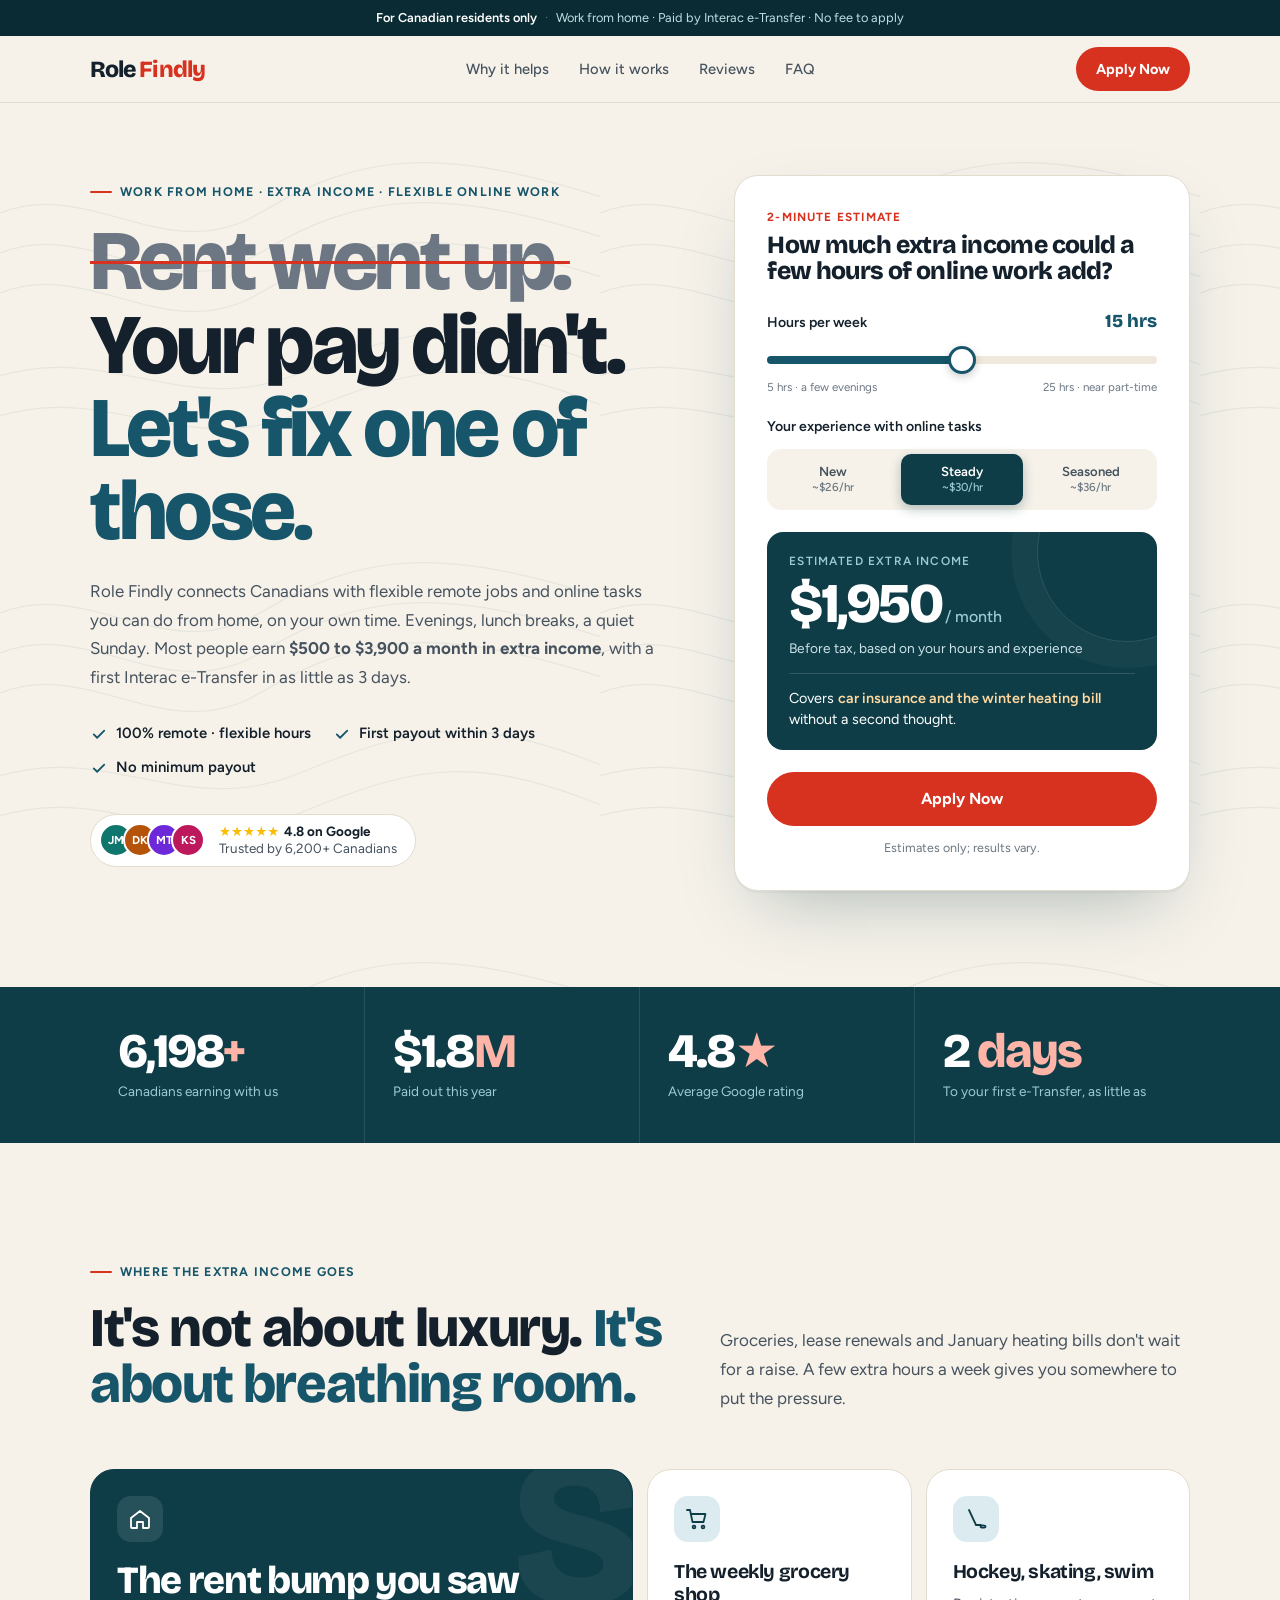
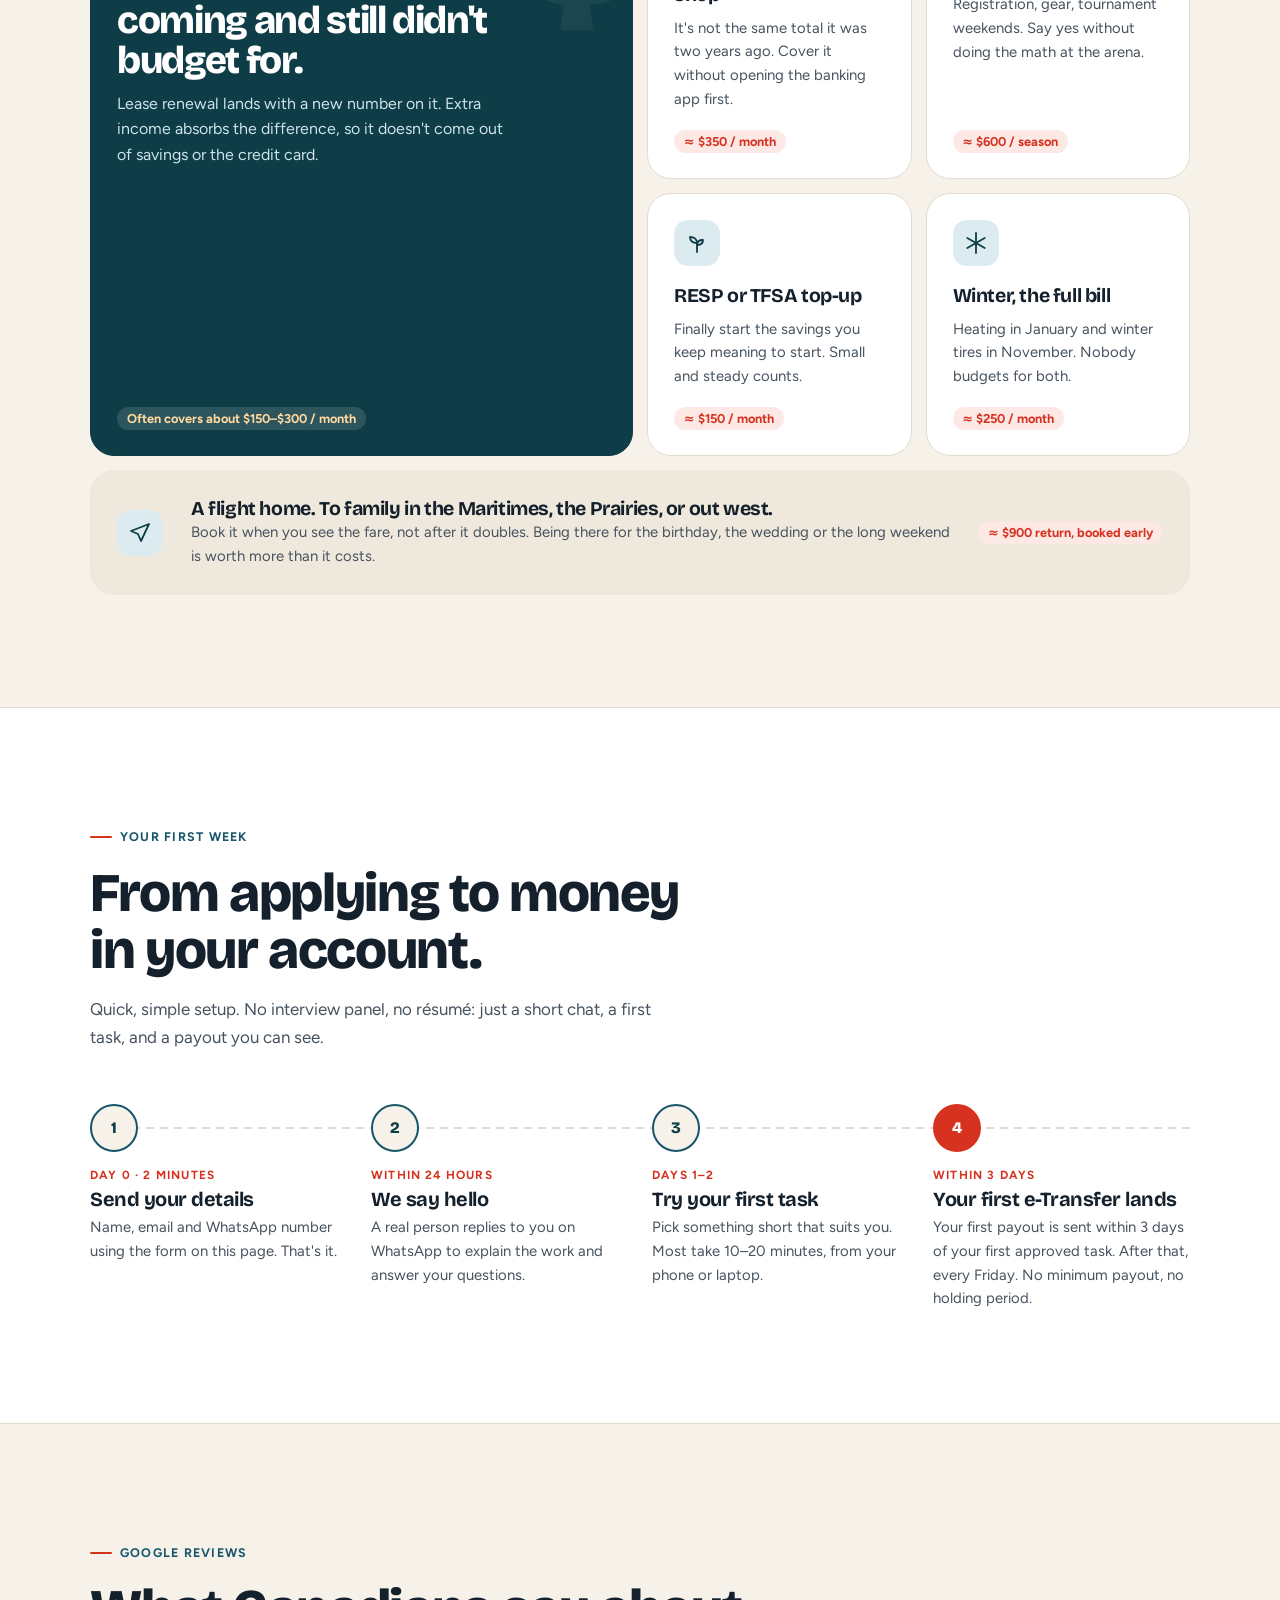
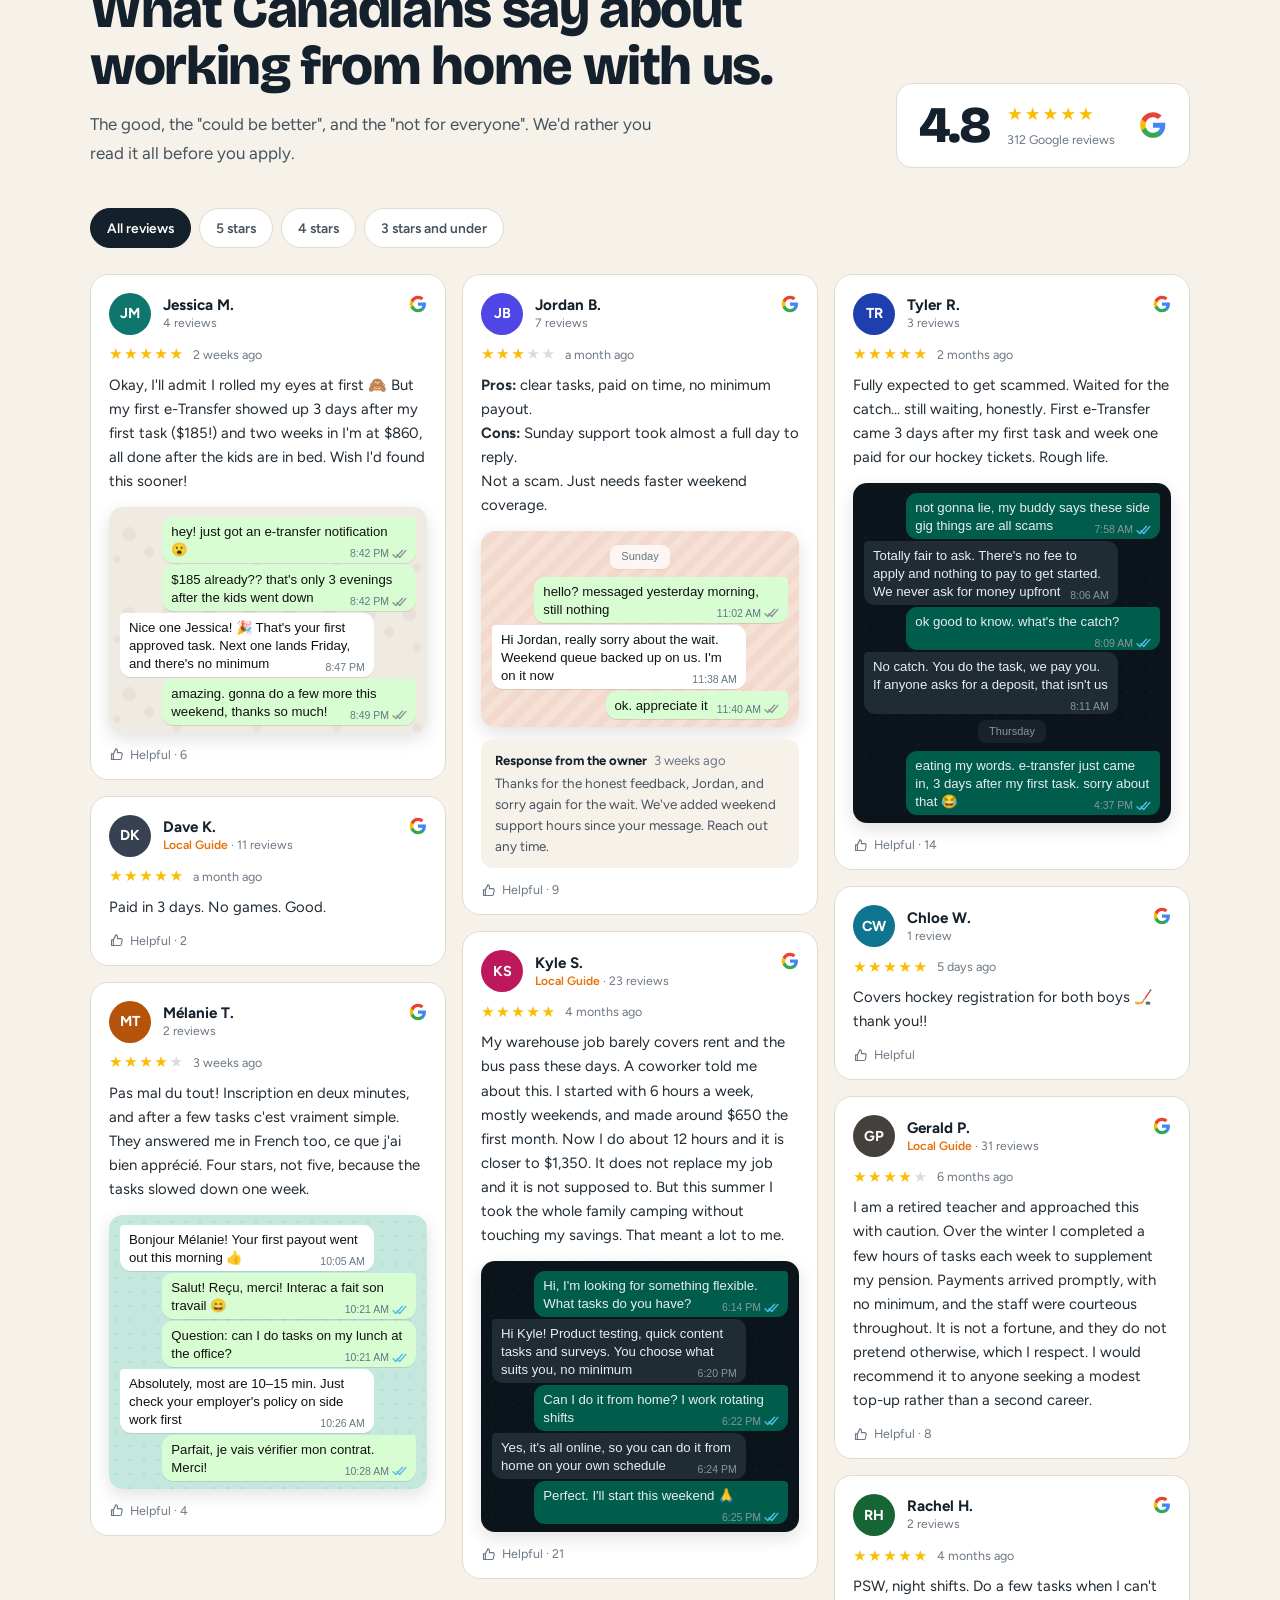
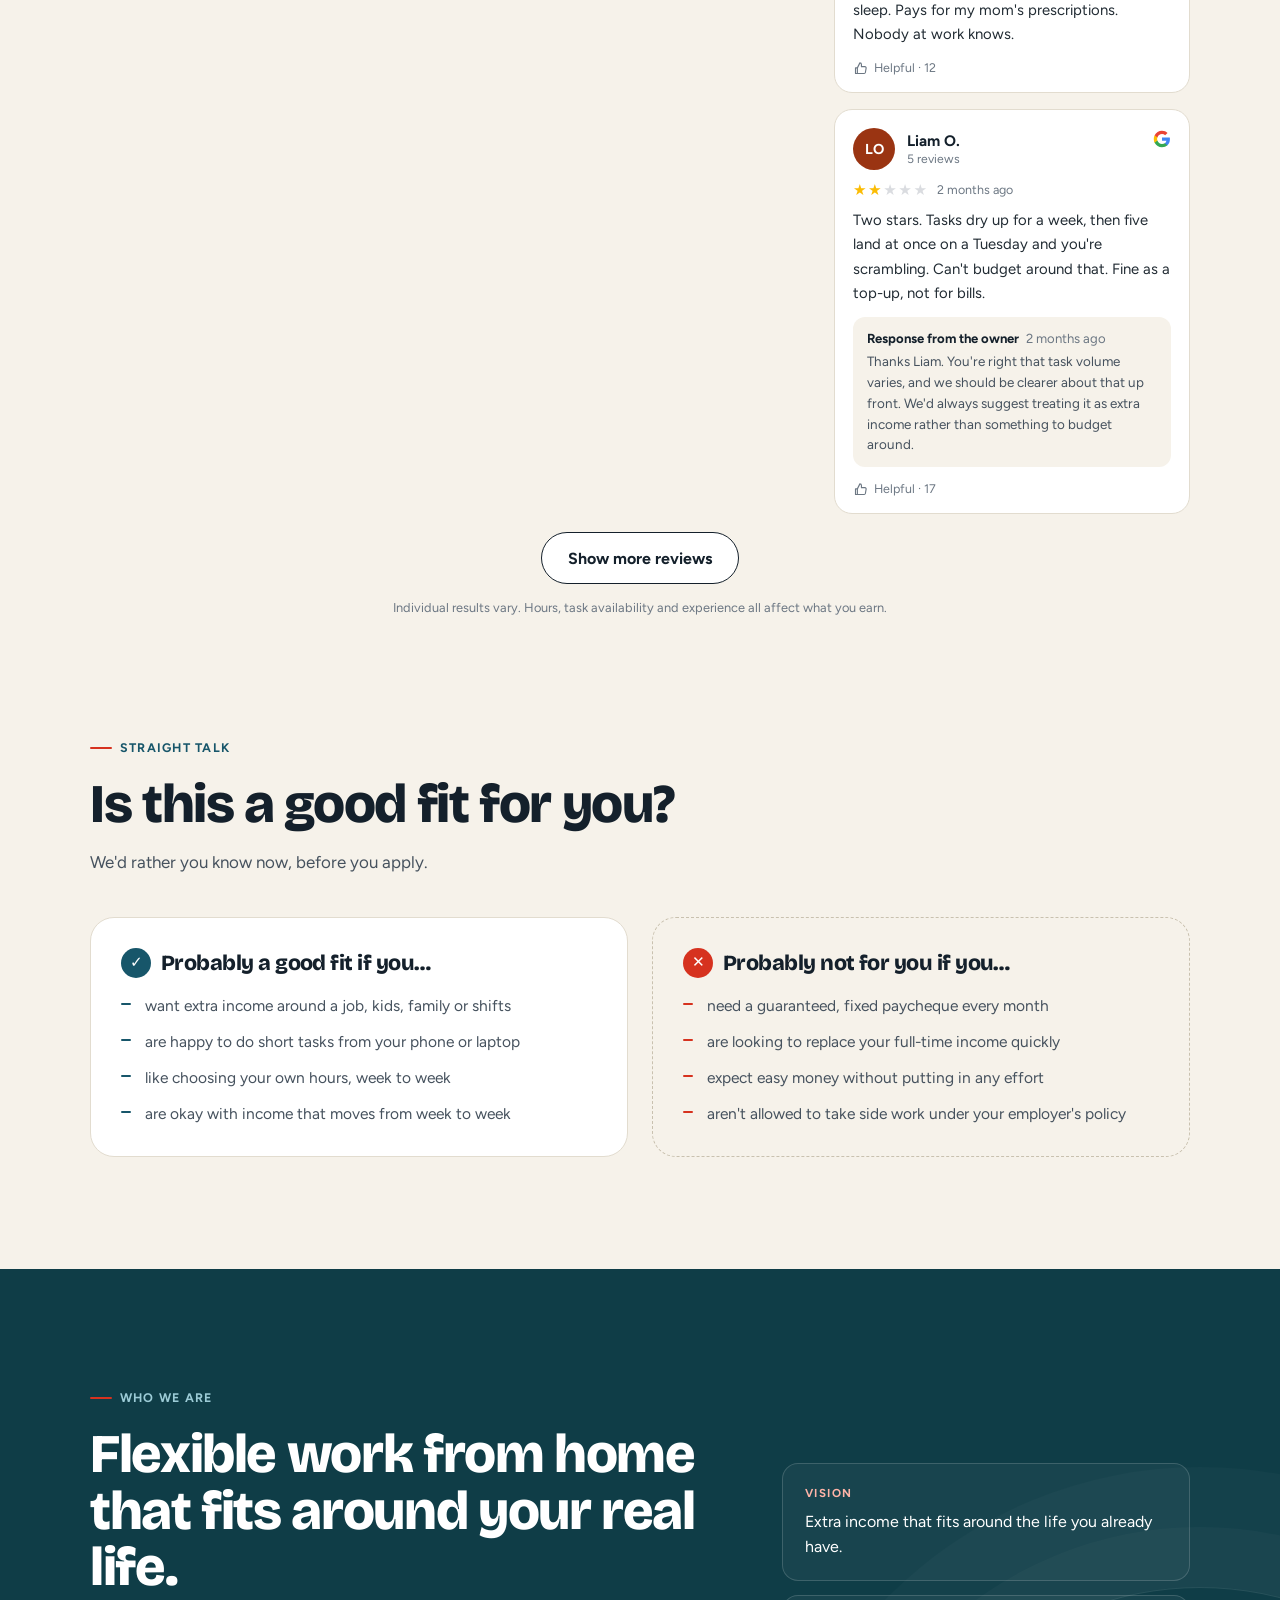
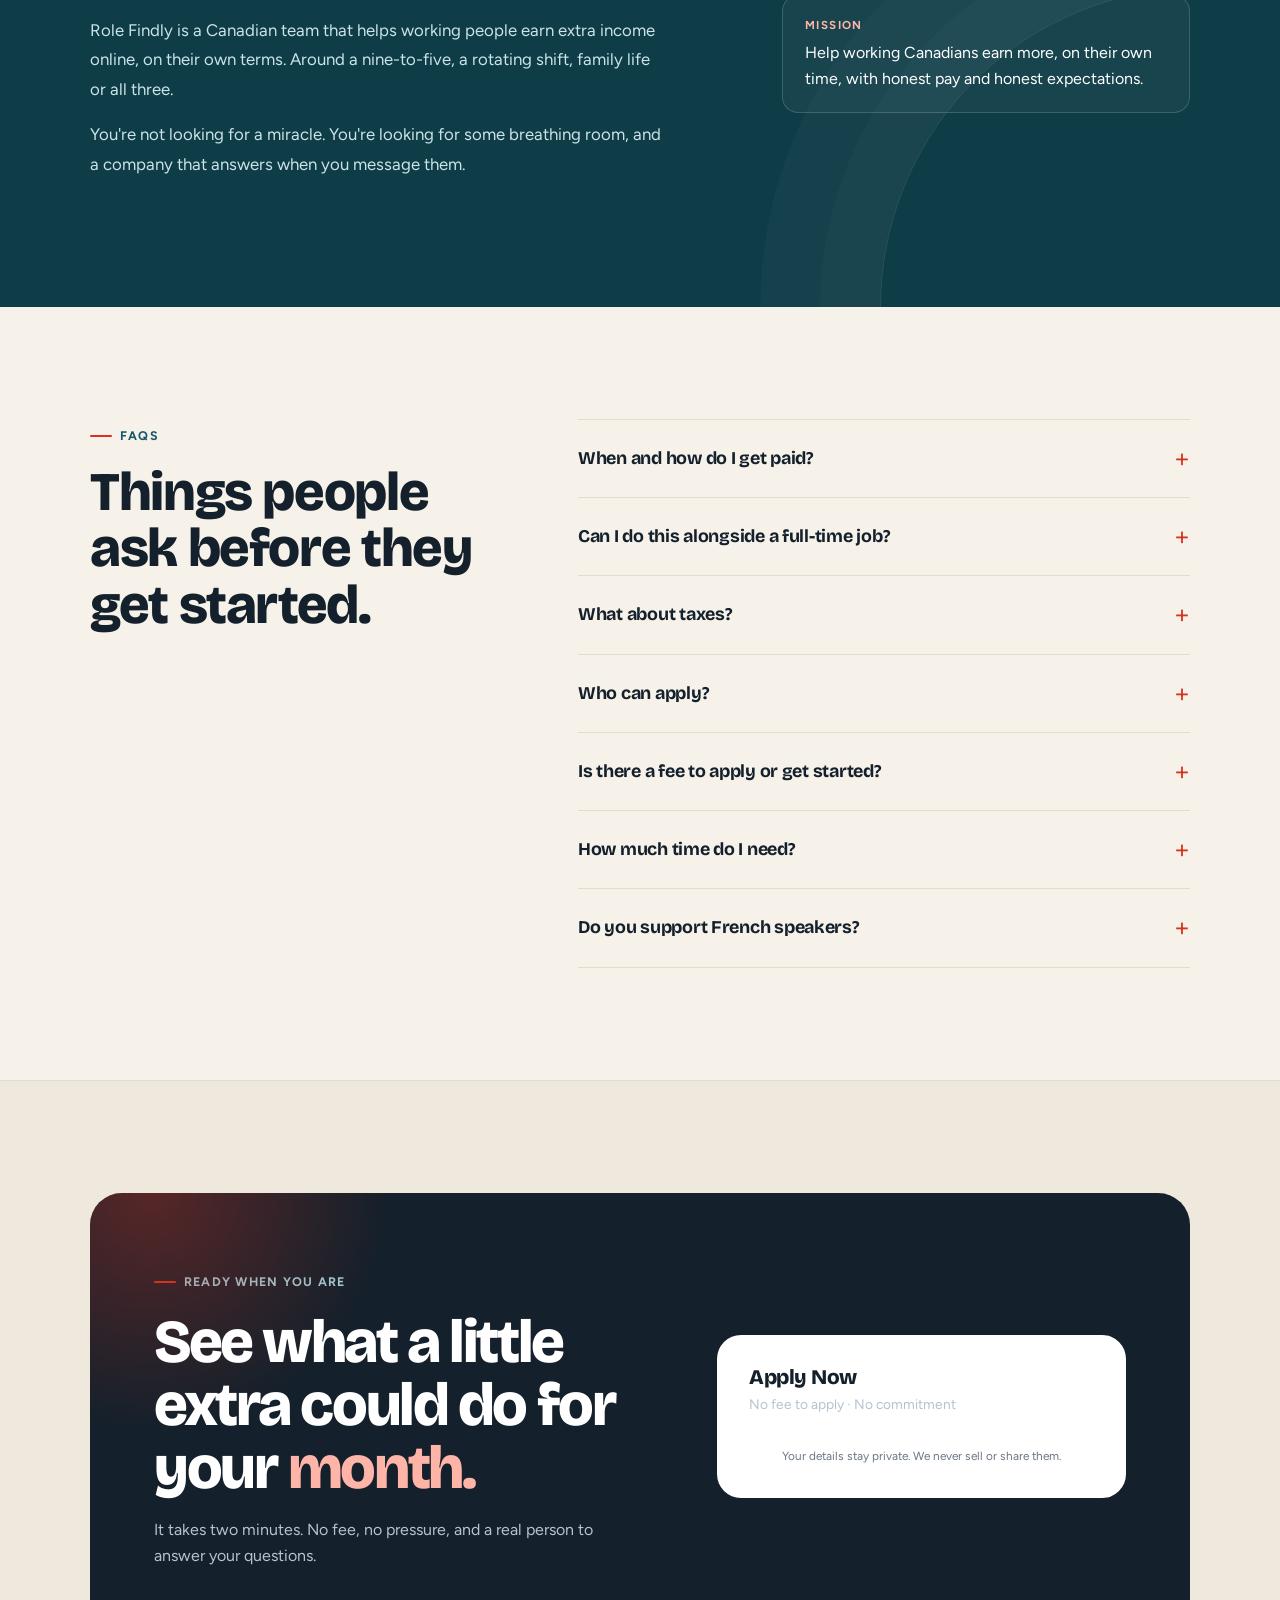
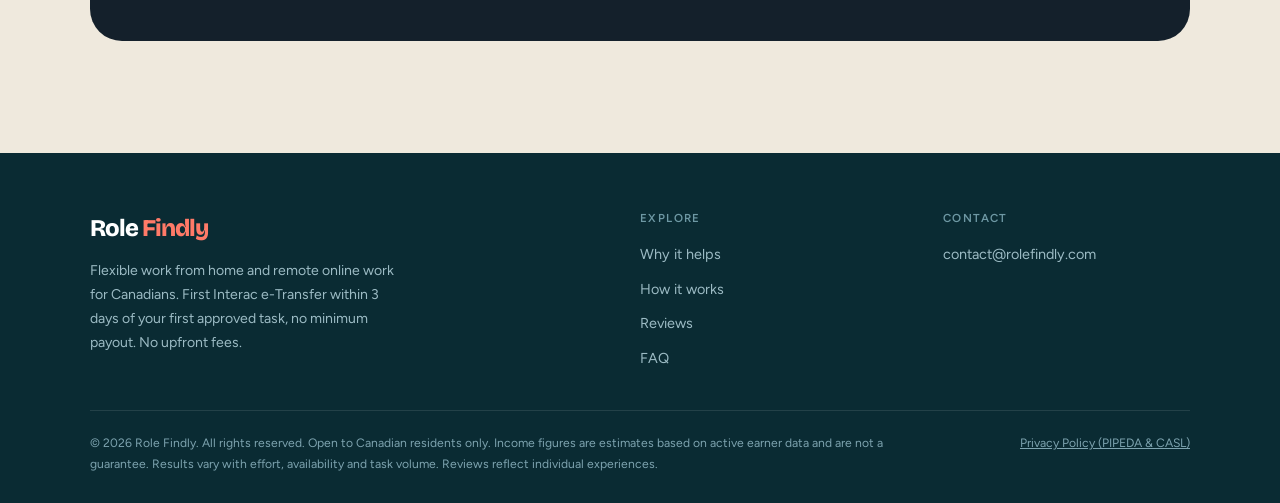
<file: index.html>
<!DOCTYPE html>
<html lang="en-CA">
<head>
  <meta charset="UTF-8" />
  <meta name="viewport" content="width=device-width, initial-scale=1.0" />
  <title>Work From Home Jobs in Canada | Extra Income, Flexible Online Work | Role Findly</title>
  <link rel="icon" href="favicon.svg" type="image/svg+xml" />
  <meta name="description" content="Work from home with flexible remote jobs and online tasks. Most people earn $500 to $3,900 a month in extra income. First Interac e-Transfer in as little as 3 days, no minimum payout. For Canadian residents." />
  <meta property="og:locale" content="en_CA" />
  <meta property="og:title" content="Rent went up. Your pay didn't. Let's fix one of those. | Role Findly" />
  <meta property="og:description" content="Work from home with flexible, paid online work. Extra income on your schedule. Paid by Interac e-Transfer." />
  <meta name="theme-color" content="#0F3D47" />

  <link rel="preconnect" href="https://fonts.googleapis.com" />
  <link rel="preconnect" href="https://fonts.gstatic.com" crossorigin />
  <link href="https://fonts.googleapis.com/css2?family=Bricolage+Grotesque:opsz,wght@12..96,500;12..96,700;12..96,800&family=Figtree:wght@400;500;600;700&display=swap" rel="stylesheet" />

  <link rel="stylesheet" href="site.css" />

  <style>
    html { scroll-behavior: smooth; scroll-padding-top: 76px; }
    body {
      font-family: var(--body); background: var(--paper); color: var(--ink);
      line-height: 1.6; font-size: 1rem; -webkit-font-smoothing: antialiased;
      overflow-x: hidden;
    }
    button { font-family: inherit; }

    .sec { padding-block: 72px; }
    @media (min-width: 900px) { .sec { padding-block: 112px; } }

    .eyebrow {
      display: inline-flex; align-items: center; gap: 8px;
      font-size: 0.78rem; font-weight: 700; letter-spacing: 0.1em; text-transform: uppercase;
      color: var(--lake-2); margin-bottom: 18px;
    }
    .eyebrow::before { content: ''; width: 22px; height: 2px; background: var(--maple); border-radius: 2px; }
    .eyebrow.light { color: #9CCBD6; }

    h1, h2, h3, h4 { font-family: var(--display); letter-spacing: -0.025em; line-height: 1.04; color: var(--ink); }
    .h2 { font-size: clamp(2rem, 4.6vw, 3.4rem); font-weight: 800; margin-bottom: 16px; }
    .h2 .soft { color: var(--lake-2); }
    .lede { font-size: 1.06rem; color: var(--ink-2); max-width: 54ch; line-height: 1.7; }

    /* Reveal */
    .rv { opacity: 0; transform: translateY(18px); transition: opacity .7s var(--ease), transform .7s var(--ease); }
    .rv.in { opacity: 1; transform: none; }
    .d1 { transition-delay: .08s; } .d2 { transition-delay: .16s; } .d3 { transition-delay: .24s; }
    @media (prefers-reduced-motion: reduce) {
      .rv { opacity: 1; transform: none; transition: none; }
      html { scroll-behavior: auto; }
      * { animation: none !important; }
    }

    /* Buttons, header (strip + nav) and footer live in site.css */

    /* HERO */
    .hero {
      position: relative; padding-block: 44px 64px; overflow: hidden;
      background-color: var(--paper);
      background-image: url("data:image/svg+xml,%3Csvg xmlns='http://www.w3.org/2000/svg' width='600' height='400' viewBox='0 0 600 400' fill='none' stroke='%230F3D47' stroke-opacity='0.07' stroke-width='1.2'%3E%3Cpath d='M-20 120C80 60 160 170 260 110S440 40 620 100'/%3E%3Cpath d='M-20 160C80 100 160 210 260 150S440 80 620 140'/%3E%3Cpath d='M-20 200C80 140 160 250 260 190S440 120 620 180'/%3E%3Cpath d='M-20 280C100 230 180 320 300 270S480 210 620 270'/%3E%3Cpath d='M-20 320C100 270 180 360 300 310S480 250 620 310'/%3E%3C/svg%3E");
      background-size: 600px 400px;
    }
    @media (min-width: 960px) { .hero { padding-block: 72px 96px; } }
    .hero-grid { display: grid; gap: 40px; }
    @media (min-width: 960px) { .hero-grid { grid-template-columns: 1.12fr 0.88fr; gap: 64px; align-items: start; } }

    .hero h1 { font-size: clamp(2.7rem, 7.4vw, 5.3rem); font-weight: 800; letter-spacing: -0.04em; line-height: 0.98; margin-bottom: 24px; }
    .hero h1 .strike { color: var(--mute); text-decoration: line-through; text-decoration-thickness: 3px; text-decoration-color: var(--maple); }
    .hero h1 .fix { color: var(--lake-2); display: block; }
    .hero .lede { margin-bottom: 30px; }
    .hero-checks { display: flex; flex-wrap: wrap; gap: 10px 22px; margin-bottom: 34px; list-style: none; }
    .hero-checks li { display: flex; align-items: center; gap: 8px; font-size: 0.93rem; font-weight: 600; color: var(--ink); }
    .hero-checks svg { width: 18px; height: 18px; color: var(--lake-2); flex-shrink: 0; }

    .proof-chip {
      display: inline-flex; align-items: center; gap: 14px; background: var(--snow);
      border: 1px solid var(--line); border-radius: 999px; padding: 8px 18px 8px 8px;
    }
    .av-stack { display: flex; }
    .av-stack span {
      width: 34px; height: 34px; border-radius: 50%; border: 2px solid var(--snow);
      margin-left: -10px; display: grid; place-items: center; color: #fff; font-size: 0.72rem; font-weight: 700;
    }
    .av-stack span:first-child { margin-left: 0; }
    .proof-chip p { font-size: 0.84rem; line-height: 1.3; color: var(--ink-2); }
    .proof-chip strong { color: var(--ink); display: flex; align-items: center; gap: 5px; }
    .proof-chip .gstar { color: var(--star); }

    /* Estimator card */
    .est {
      background: var(--snow); border-radius: var(--r-lg); border: 1px solid var(--line);
      box-shadow: 0 30px 70px -28px rgba(15,61,71,.35), 0 2px 0 rgba(15,61,71,.04);
      padding: 24px; position: relative;
    }
    @media (min-width: 560px) { .est { padding: 32px; } }
    @media (min-width: 960px) { .est { position: sticky; top: 90px; } }
    .est-tag { font-size: 0.74rem; font-weight: 700; letter-spacing: .1em; text-transform: uppercase; color: var(--maple); margin-bottom: 6px; }
    .est h2 { font-size: 1.55rem; font-weight: 800; margin-bottom: 22px; }
    .field-lbl { display: flex; justify-content: space-between; align-items: baseline; font-size: 0.88rem; font-weight: 600; margin-bottom: 10px; }
    .field-lbl output { font-family: var(--display); font-weight: 800; font-size: 1.15rem; color: var(--lake-2); }
    input[type=range] {
      -webkit-appearance: none; appearance: none; width: 100%; height: 8px; border-radius: 8px;
      background: linear-gradient(90deg, var(--lake-2) var(--fill, 40%), var(--paper-2) var(--fill, 40%)); outline-offset: 6px; cursor: pointer;
    }
    input[type=range]::-webkit-slider-thumb { -webkit-appearance: none; width: 28px; height: 28px; border-radius: 50%; background: var(--snow); border: 3px solid var(--lake-2); box-shadow: 0 3px 8px rgba(0,0,0,.2); }
    input[type=range]::-moz-range-thumb { width: 22px; height: 22px; border-radius: 50%; background: var(--snow); border: 3px solid var(--lake-2); }
    .range-ends { display: flex; justify-content: space-between; font-size: 0.72rem; color: var(--mute); margin-top: 6px; }
    .seg { display: grid; grid-template-columns: repeat(3, 1fr); gap: 6px; background: var(--paper); border-radius: 14px; padding: 5px; margin: 20px 0 22px; border: 0; }
    .seg legend { font-size: 0.88rem; font-weight: 600; margin-bottom: 10px; float: left; width: 100%; }
    .seg label { cursor: pointer; text-align: center; }
    .seg input { position: absolute; opacity: 0; pointer-events: none; }
    .seg span { display: block; padding: 10px 6px; border-radius: 10px; font-size: 0.82rem; font-weight: 600; color: var(--ink-2); line-height: 1.25; transition: background .2s, color .2s; }
    .seg span small { display: block; font-weight: 500; color: var(--mute); font-size: 0.72rem; }
    .seg input:checked + span { background: var(--lake); color: #fff; box-shadow: 0 4px 12px rgba(15,61,71,.3); }
    .seg input:checked + span small { color: #9CCBD6; }
    .seg input:focus-visible + span { outline: 3px solid var(--maple); outline-offset: 2px; }
    .seg-wrap { margin-top: 20px; }
    .seg-wrap .seg { margin-top: 10px; }

    .result { background: var(--lake); color: #fff; border-radius: var(--r-md); padding: 20px 22px; margin-bottom: 22px; position: relative; overflow: hidden; }
    .result::after { content: ''; position: absolute; width: 180px; height: 180px; border-radius: 50%; right: -60px; top: -70px; border: 1px solid rgba(255,255,255,.12); box-shadow: 0 0 0 26px rgba(255,255,255,.03); }
    .result-lbl { font-size: 0.74rem; letter-spacing: .1em; text-transform: uppercase; color: #9CCBD6; font-weight: 600; }
    .result-num { font-family: var(--display); font-weight: 800; font-size: clamp(2.6rem, 8vw, 3.5rem); letter-spacing: -0.045em; line-height: 1.05; margin: 4px 0; }
    .result-num small { font-family: var(--body); font-size: 1rem; font-weight: 500; color: #9CCBD6; letter-spacing: 0; margin-left: 4px; }
    .est-note { font-size: 0.78rem; color: var(--mute); text-align: center; margin-top: 12px; }
    .result-yr { font-size: 0.86rem; color: #CBE3E9; }
    .result-covers { margin-top: 14px; padding-top: 14px; border-top: 1px solid rgba(255,255,255,.14); font-size: 0.9rem; color: #fff; line-height: 1.45; position: relative; z-index: 1; }
    .result-covers b { color: #FFD9A0; font-weight: 600; }

    .form { display: grid; gap: 10px; }
    .form label.f { display: block; font-size: 0.8rem; font-weight: 600; color: var(--ink-2); margin-bottom: 4px; }
    .form input[type=text], .form input[type=email], .form input[type=tel] {
      width: 100%; min-height: 50px; padding: 12px 16px; border-radius: 12px; border: 1.5px solid var(--line);
      background: var(--paper); font: inherit; font-size: 1rem; color: var(--ink); transition: border-color .2s, background .2s;
    }
    .form input::placeholder { color: #9AA3AC; }
    .form input:focus { outline: none; border-color: var(--lake-2); background: var(--snow); box-shadow: 0 0 0 4px rgba(23,86,106,.12); }
    .row2 { display: grid; gap: 10px; }
    @media (min-width: 480px) { .row2 { grid-template-columns: 1fr 1fr; } }
    .consent { display: flex; gap: 10px; align-items: flex-start; font-size: 0.78rem; color: var(--ink-2); line-height: 1.45; margin: 4px 0 4px; cursor: pointer; }
    .consent input { width: 20px; height: 20px; margin-top: 1px; accent-color: var(--lake-2); flex-shrink: 0; }
    .consent a { text-decoration: underline; }
    .fine { font-size: 0.74rem; color: var(--mute); text-align: center; margin-top: 4px; }

    /* Stats band */
    .stats { background: var(--lake); color: #fff; }
    .stats-in { display: grid; grid-template-columns: repeat(2, 1fr); }
    @media (min-width: 800px) { .stats-in { grid-template-columns: repeat(4, 1fr); } }
    .stat { padding: 30px 20px; border-right: 1px solid rgba(255,255,255,.1); border-bottom: 1px solid rgba(255,255,255,.1); }
    .stat:nth-child(2n) { border-right: 0; }
    @media (min-width: 800px) { .stat { border-bottom: 0; padding: 40px 28px; } .stat:nth-child(2n) { border-right: 1px solid rgba(255,255,255,.1); } .stat:last-child { border-right: 0; } }
    .stat-n { font-family: var(--display); font-size: clamp(2rem, 4vw, 3rem); font-weight: 800; letter-spacing: -0.04em; line-height: 1; }
    .stat-n em { font-style: normal; color: #FFB4A8; }
    .stat-l { font-size: 0.85rem; color: #9CCBD6; margin-top: 6px; }
    /* BENTO */
    .why-head { display: grid; gap: 14px; margin-bottom: 44px; }
    @media (min-width: 900px) { .why-head { grid-template-columns: 1.1fr 0.9fr; align-items: end; gap: 56px; margin-bottom: 56px; } }
    .why-head .h2 { margin: 0; }
    .bento { display: grid; gap: 14px; grid-template-columns: 1fr; }
    @media (min-width: 640px) {
      .bento { grid-template-columns: repeat(2, 1fr); }
      .b-a, .b-f { grid-column: 1 / -1; }
    }
    @media (min-width: 1000px) {
      .bento { grid-template-columns: repeat(12, 1fr); }
      .b-a { grid-column: span 6; grid-row: span 2; }
      .b-b, .b-c, .b-d, .b-e { grid-column: span 3; }
      .b-f { grid-column: span 12; }
    }
    .tile {
      background: var(--snow); border: 1px solid var(--line); border-radius: var(--r-lg);
      padding: 26px; display: flex; flex-direction: column; gap: 10px; position: relative;
      transition: transform .3s var(--ease), box-shadow .3s;
    }
    .tile:hover { transform: translateY(-4px); box-shadow: 0 18px 40px -20px rgba(15,61,71,.3); }
    .tile .ico { width: 46px; height: 46px; border-radius: 14px; background: var(--sky); color: var(--lake); display: grid; place-items: center; margin-bottom: 8px; }
    .tile .ico svg { width: 24px; height: 24px; fill: none; stroke: currentColor; stroke-width: 1.8; stroke-linecap: round; stroke-linejoin: round; }
    .tile h3 { font-size: 1.22rem; font-weight: 700; letter-spacing: -0.02em; line-height: 1.2; }
    .tile p { font-size: 0.93rem; color: var(--ink-2); line-height: 1.6; }
    .tile .amt { margin-top: auto; padding-top: 10px; font-size: 0.8rem; font-weight: 700; color: var(--maple); }
    .tile .amt span { background: var(--maple-lt); padding: 4px 10px; border-radius: 999px; }
    .b-a { background: var(--lake); border-color: var(--lake); justify-content: flex-end; min-height: 320px; overflow: hidden; }
    .b-a h3 { color: #fff; font-size: clamp(1.7rem, 3vw, 2.4rem); font-weight: 800; letter-spacing: -0.035em; line-height: 1.05; }
    .b-a p { color: #CBE3E9; font-size: 1rem; max-width: 40ch; }
    .b-a .ico { background: rgba(255,255,255,.1); color: #fff; }
    .b-a .amt span { background: rgba(255,255,255,.12); color: #FFD9A0; }
    .b-a::before { content: '$'; position: absolute; right: -10px; top: -50px; font-family: var(--display); font-weight: 800; font-size: 14rem; line-height: 1; color: rgba(255,255,255,.05); pointer-events: none; }
    .b-f { flex-direction: column; background: var(--paper-2); border-color: var(--paper-2); }
    @media (min-width: 760px) { .b-f { flex-direction: row; align-items: center; gap: 28px; } .b-f .ico { margin: 0; flex-shrink: 0; } .b-f .amt { margin: 0 0 0 auto; padding: 0; flex-shrink: 0; } }

    /* TIMELINE */
    .how { background: var(--snow); border-block: 1px solid var(--line); }
    .how-head { max-width: 640px; margin-bottom: 52px; }
    .tl { list-style: none; display: grid; gap: 0; position: relative; }
    @media (min-width: 900px) { .tl { grid-template-columns: repeat(4, 1fr); gap: 24px; } .tl::before { content: ''; position: absolute; left: 0; right: 0; top: 23px; height: 2px; background: repeating-linear-gradient(90deg, var(--line) 0 8px, transparent 8px 14px); } }
    .tl li { position: relative; padding: 0 0 32px 64px; }
    @media (min-width: 900px) { .tl li { padding: 62px 0 0 0; } }
    .tl-dot {
      position: absolute; left: 0; top: 0; width: 48px; height: 48px; border-radius: 50%; background: var(--paper);
      border: 2px solid var(--lake-2); display: grid; place-items: center; font-family: var(--display); font-weight: 800; font-size: 1rem; color: var(--lake); z-index: 1;
    }
    .tl li:last-child .tl-dot { background: var(--maple); border-color: var(--maple); color: #fff; }
    @media (max-width: 899px) { .tl li:not(:last-child)::before { content: ''; position: absolute; left: 23px; top: 48px; bottom: 0; width: 2px; background: var(--line); } }
    .tl-day { font-size: 0.74rem; font-weight: 700; letter-spacing: .1em; text-transform: uppercase; color: var(--maple); margin-bottom: 4px; }
    .tl h3 { font-size: 1.25rem; font-weight: 700; margin-bottom: 6px; }
    .tl p { font-size: 0.93rem; color: var(--ink-2); }

    /* REVIEWS */
    .reviews { background: var(--paper); }
    .g-head { display: grid; gap: 28px; margin-bottom: 40px; }
    @media (min-width: 900px) { .g-head { grid-template-columns: 1fr auto; align-items: end; } }
    .g-score { display: flex; align-items: center; gap: 18px; background: var(--snow); border: 1px solid var(--line); border-radius: var(--r-md); padding: 16px 22px; width: fit-content; }
    .g-score .big { font-family: var(--display); font-weight: 800; font-size: 3.2rem; letter-spacing: -0.05em; line-height: 1; }
    .g-score .stars { color: var(--star); font-size: 1.1rem; letter-spacing: 2px; }
    .g-score small { display: block; font-size: 0.78rem; color: var(--mute); margin-top: 2px; }
    .g-score .gmark { width: 28px; height: 28px; margin-left: 6px; }
    .filters { display: flex; flex-wrap: wrap; gap: 8px; margin-bottom: 26px; }
    .chip { border: 1.5px solid var(--line); background: var(--snow); border-radius: 999px; padding: 8px 16px; font-size: 0.86rem; font-weight: 600; color: var(--ink-2); cursor: pointer; min-height: 40px; }
    .chip[aria-pressed="true"] { background: var(--ink); color: #fff; border-color: var(--ink); }
    .g-grid { column-count: 1; column-gap: 16px; }
    @media (min-width: 700px)  { .g-grid { column-count: 2; } }
    @media (min-width: 1040px) { .g-grid { column-count: 3; } }
    .gcard { break-inside: avoid; background: var(--snow); border: 1px solid var(--line); border-radius: 18px; padding: 18px 18px 14px; margin-bottom: 16px; }
    .gcard[hidden], .gcard.more:not(.show) { display: none; }
    .g-top { display: flex; align-items: center; gap: 12px; margin-bottom: 10px; }
    .g-av { width: 42px; height: 42px; border-radius: 50%; display: grid; place-items: center; color: #fff; font-weight: 700; font-size: 0.9rem; flex-shrink: 0; }
    .g-who { flex: 1; min-width: 0; }
    .g-name { font-weight: 700; font-size: 0.95rem; line-height: 1.25; }
    .g-sub { font-size: 0.76rem; color: var(--mute); line-height: 1.35; }
    .g-sub .lg { color: #E8710A; font-weight: 600; }
    .g-logo { width: 18px; height: 18px; flex-shrink: 0; align-self: flex-start; margin-top: 2px; }
    .g-rate { display: flex; align-items: center; gap: 8px; margin-bottom: 8px; }
    .g-stars { color: var(--star); font-size: 0.95rem; letter-spacing: 1.5px; line-height: 1; }
    .g-stars .o { color: #DADCE0; }
    .g-when { font-size: 0.78rem; color: var(--mute); }
    .g-text { font-size: 0.93rem; line-height: 1.62; color: #212B33; }
    .g-owner { margin-top: 12px; background: var(--paper); border-radius: 12px; padding: 12px 14px; font-size: 0.84rem; color: var(--ink-2); line-height: 1.55; }
    .g-owner b { display: block; color: var(--ink); font-size: 0.82rem; margin-bottom: 2px; }
    .g-owner time { font-weight: 400; color: var(--mute); margin-left: 4px; }
    .g-foot { display: flex; align-items: center; gap: 6px; margin-top: 12px; font-size: 0.78rem; color: var(--mute); }
    .g-foot svg { width: 15px; height: 15px; fill: none; stroke: currentColor; stroke-width: 1.8; stroke-linecap: round; stroke-linejoin: round; }
    .more-wrap { text-align: center; margin-top: 18px; }
    .more-wrap .btn { background: var(--snow); border: 1.5px solid var(--ink); color: var(--ink); }
    .more-wrap .btn:hover { background: var(--ink); color: #fff; }
    .g-note { text-align: center; font-size: 0.8rem; color: var(--mute); margin-top: 14px; }

    /* WhatsApp mockup (body only) */
    .wa { margin-top: 14px; border-radius: 14px; overflow: hidden; font-family: -apple-system, BlinkMacSystemFont, 'Segoe UI', Roboto, Arial, sans-serif; box-shadow: 0 6px 18px rgba(0,0,0,.12); }
    .wa-body { padding: 10px 8px 8px; display: flex; flex-direction: column; gap: 2px; background-color: #EFEAE2; }
    .wa-date { align-self: center; font-size: 11px; font-weight: 500; color: #667781; background: rgba(255,255,255,.75); padding: 3px 11px; border-radius: 8px; margin: 4px 0 6px; box-shadow: 0 1px 1px rgba(0,0,0,.05); }
    .wa-r, .wa-s { max-width: 84%; padding: 6px 9px 4px; font-size: 13.2px; line-height: 1.36; color: #111; box-shadow: 0 1px .5px rgba(0,0,0,.1); word-break: break-word; }
    .wa-r { background: #fff; align-self: flex-start; border-radius: 4px 11px 11px 11px; margin-left: 3px; }
    .wa-s { background: #D9FDD3; align-self: flex-end; border-radius: 11px 4px 11px 11px; margin-right: 3px; }
    .wa-r.n, .wa-s.n { border-radius: 11px; }
    .wa-m { float: right; display: inline-flex; align-items: flex-end; gap: 3px; margin: 5px 0 0 9px; position: relative; top: 2px; }
    .wa-t { font-size: 10.5px; color: #667781; line-height: 1; }
    .tk { width: 15px; height: 10px; color: #8D9599; }
    .tk.b { color: #53BDEB; }
    /* Wallpapers */
    .wa.doodle .wa-body { background-image: url("data:image/svg+xml,%3Csvg width='80' height='80' viewBox='0 0 80 80' xmlns='http://www.w3.org/2000/svg'%3E%3Cg fill='%23c9c0b4' fill-opacity='0.2'%3E%3Cpath d='M20 20c4 0 7 3 7 7s-3 7-7 7-7-3-7-7 3-7 7-7zm40 0c4 0 7 3 7 7s-3 7-7 7-7-3-7-7 3-7 7-7zM8 48c2 0 4 2 4 4s-2 4-4 4-4-2-4-4 2-4 4-4zm32-8c3 0 5 2 5 5s-2 5-5 5-5-2-5-5 2-5 5-5zm28 16c2.5 0 4.5 2 4.5 4.5S70.5 65 68 65s-4.5-2-4.5-4.5S65.5 56 68 56z'/%3E%3C/g%3E%3C/svg%3E"); }
    .wa.teal .wa-body { background-color: #C5E8DE; background-image: radial-gradient(rgba(15,61,71,.09) 1.2px, transparent 1.2px); background-size: 14px 14px; }
    .wa.peach .wa-body { background-color: #F3D9CB; background-image: repeating-linear-gradient(135deg, rgba(255,255,255,.2) 0 8px, transparent 8px 16px); }
    .wa.sand .wa-body { background-color: #E8E2D4; }
    .wa.dark .wa-body { background-color: #0B141A; background-image: radial-gradient(rgba(255,255,255,.035) 1.4px, transparent 1.4px), radial-gradient(rgba(255,255,255,.025) 1px, transparent 1px); background-size: 22px 22px, 13px 13px; background-position: 0 0, 7px 9px; }
    .wa.dark .wa-r { background: #1F2C34; box-shadow: none; color: #E9EDEF; }
    .wa.dark .wa-s { background: #005C4B; box-shadow: none; color: #E9EDEF; }
    .wa.dark .wa-t { color: #8696A0; }
    .wa.dark .wa-date { background: #182229; color: #8696A0; box-shadow: none; }
    .wa.dark .tk { color: #667781; } .wa.dark .tk.b { color: #53BDEB; }
    .wa.lake .wa-body { background: linear-gradient(160deg, #2A4B47, #1A3532); }
    .wa.lake .wa-date { background: rgba(0,0,0,.28); color: #D5E6E2; box-shadow: none; }

    /* FIT */
    .fit-grid { display: grid; gap: 16px; margin-top: 40px; }
    @media (min-width: 800px) { .fit-grid { grid-template-columns: 1fr 1fr; gap: 24px; } }
    .fit { border-radius: var(--r-lg); padding: 30px; border: 1px solid var(--line); background: var(--snow); }
    .fit.no { background: transparent; border-style: dashed; border-color: #C9C1AF; }
    .fit h3 { font-size: 1.35rem; font-weight: 800; margin-bottom: 16px; display: flex; align-items: center; gap: 10px; }
    .fit h3 span { width: 30px; height: 30px; border-radius: 50%; display: grid; place-items: center; font-size: 0.95rem; color: #fff; background: var(--lake-2); }
    .fit.no h3 span { background: var(--maple); }
    .fit ul { list-style: none; display: grid; gap: 12px; }
    .fit li { font-size: 0.97rem; color: var(--ink-2); padding-left: 24px; position: relative; line-height: 1.55; }
    .fit li::before { content: ''; position: absolute; left: 0; top: 9px; width: 10px; height: 2px; background: var(--lake-2); border-radius: 2px; }
    .fit.no li::before { background: var(--maple); }

    /* ABOUT */
    .about { background: var(--lake); color: #fff; position: relative; overflow: hidden; }
    .about::after { content: ''; position: absolute; width: 640px; height: 640px; border-radius: 50%; right: -240px; bottom: -320px; border: 1px solid rgba(255,255,255,.1); box-shadow: 0 0 0 60px rgba(255,255,255,.025), 0 0 0 120px rgba(255,255,255,.02); pointer-events: none; }
    .about-grid { display: grid; gap: 40px; position: relative; z-index: 1; }
    @media (min-width: 900px) { .about-grid { grid-template-columns: 1.2fr 0.8fr; gap: 80px; align-items: center; } }
    .about h2 { color: #fff; font-size: clamp(2rem, 4.6vw, 3.4rem); font-weight: 800; margin-bottom: 20px; }
    .about p { color: #CBE3E9; font-size: 1.05rem; line-height: 1.75; max-width: 52ch; margin-bottom: 16px; }
    .vm { display: grid; gap: 14px; }
    .vm div { border: 1px solid rgba(255,255,255,.16); border-radius: var(--r-md); padding: 20px 22px; background: rgba(255,255,255,.04); }
    .vm b { display: block; font-size: 0.72rem; letter-spacing: .12em; text-transform: uppercase; color: #FFB4A8; margin-bottom: 6px; }
    .vm span { font-size: 1rem; color: #fff; line-height: 1.5; }

    /* FAQ */
    .faq-grid { display: grid; gap: 36px; }
    @media (min-width: 900px) { .faq-grid { grid-template-columns: 0.8fr 1.2fr; gap: 80px; } .faq-side { position: sticky; top: 100px; align-self: start; } }
    .faq-side .lede { margin-bottom: 22px; }
    details { border-bottom: 1px solid var(--line); }
    details:first-child { border-top: 1px solid var(--line); }
    summary { list-style: none; cursor: pointer; padding: 22px 0; display: flex; justify-content: space-between; align-items: center; gap: 16px; font-family: var(--display); font-weight: 700; font-size: 1.12rem; letter-spacing: -0.015em; line-height: 1.3; min-height: 44px; }
    summary::-webkit-details-marker { display: none; }
    summary::after { content: '+'; font-family: var(--body); font-weight: 400; font-size: 1.6rem; color: var(--maple); transition: transform .25s var(--ease); flex-shrink: 0; }
    details[open] summary::after { transform: rotate(45deg); }
    .ans { padding: 0 0 22px; font-size: 0.97rem; color: var(--ink-2); line-height: 1.75; max-width: 62ch; }
    .ans a { color: var(--lake-2); text-decoration: underline; }

    /* CTA */
    .cta { background: var(--paper-2); border-top: 1px solid var(--line); }
    .cta-box { background: var(--ink); color: #fff; border-radius: 32px; padding: 36px 24px; display: grid; gap: 36px; position: relative; overflow: hidden; }
    @media (min-width: 700px) { .cta-box { padding: 56px 48px; } }
    @media (min-width: 960px) { .cta-box { grid-template-columns: 1.1fr 0.9fr; gap: 64px; align-items: center; padding: 72px 64px; } }
    .cta-box::before { content: ''; position: absolute; width: 520px; height: 520px; border-radius: 50%; left: -200px; top: -260px; background: radial-gradient(circle, rgba(214,50,31,.35), transparent 65%); pointer-events: none; }
    .cta-box h2 { color: #fff; font-size: clamp(2.1rem, 5vw, 3.8rem); font-weight: 800; letter-spacing: -0.04em; margin-bottom: 18px; position: relative; }
    .cta-box h2 em { font-style: normal; color: #FFB4A8; }
    .cta-box > div > p { color: #B6C2CC; max-width: 44ch; position: relative; }
    .cta-form { background: var(--snow); border-radius: var(--r-lg); padding: 26px; color: var(--ink); position: relative; }
    @media (min-width: 560px) { .cta-form { padding: 32px; } }
    .cta-form h3 { font-size: 1.3rem; font-weight: 800; margin-bottom: 4px; }
    .cta-form > p { font-size: 0.86rem; color: var(--mute); margin-bottom: 18px; }

  </style>
</head>
<body>

<!-- Icon sprites -->
<svg xmlns="http://www.w3.org/2000/svg" style="display:none" aria-hidden="true">
  <symbol id="tk" viewBox="0 0 16 11">
    <path d="M0.9 6.2l3.1 3.15L11.4 1.4" fill="none" stroke="currentColor" stroke-width="1.55" stroke-linecap="round" stroke-linejoin="round"/>
    <path d="M5.15 6.2l3.1 3.15L15.1 1.55" fill="none" stroke="currentColor" stroke-width="1.55" stroke-linecap="round" stroke-linejoin="round"/>
  </symbol>
  <symbol id="google" viewBox="0 0 24 24">
    <path d="M22.56 12.25c0-.78-.07-1.53-.2-2.25H12v4.26h5.92c-.26 1.37-1.04 2.53-2.21 3.31v2.77h3.57c2.08-1.92 3.28-4.74 3.28-8.09z" fill="#4285F4"/>
    <path d="M12 23c2.97 0 5.46-.98 7.28-2.66l-3.57-2.77c-.98.66-2.23 1.06-3.71 1.06-2.86 0-5.29-1.93-6.16-4.53H2.18v2.84C3.99 20.53 7.7 23 12 23z" fill="#34A853"/>
    <path d="M5.84 14.09c-.22-.66-.35-1.36-.35-2.09s.13-1.43.35-2.09V7.07H2.18C1.43 8.55 1 10.22 1 12s.43 3.45 1.18 4.93l3.66-2.84z" fill="#FBBC05"/>
    <path d="M12 5.38c1.62 0 3.06.56 4.21 1.64l3.15-3.15C17.45 2.09 14.97 1 12 1 7.7 1 3.99 3.47 2.18 7.07l3.66 2.84c.87-2.6 3.3-4.53 6.16-4.53z" fill="#EA4335"/>
  </symbol>
  <symbol id="check" viewBox="0 0 24 24"><path d="M5 12.5l4.5 4.5L19 7.5" fill="none" stroke="currentColor" stroke-width="2.4" stroke-linecap="round" stroke-linejoin="round"/></symbol>
</svg>

<div class="strip">
  <b>For Canadian residents only</b><span class="sep hide-sm">·</span><span class="hide-sm">Work from home · Paid by Interac e-Transfer · No fee to apply</span>
</div>

<nav class="top">
  <div class="wrap nav-in">
    <a href="./" class="logo" aria-label="Role Findly home">Role <i>Findly</i></a>
    <div class="nav-links">
      <a href="#why">Why it helps</a>
      <a href="#how">How it works</a>
      <a href="#reviews">Reviews</a>
      <a href="#faq">FAQ</a>
    </div>
    <a href="#apply" class="btn btn-maple nav-cta">Apply Now</a>
  </div>
</nav>

<!-- ═════ HERO: estimator is the hook ═════ -->
<header class="hero" id="top">
  <div class="wrap hero-grid">
    <div class="rv">
      <div class="eyebrow">Work from home · Extra income · Flexible online work</div>
      <h1>
        <span class="strike">Rent went up.</span>
        Your pay didn't.
        <span class="fix">Let's fix one of those.</span>
      </h1>
      <p class="lede">
        Role Findly connects Canadians with flexible remote jobs and online tasks you can do from home, on your own time. Evenings, lunch breaks, a quiet Sunday. Most people earn <strong>$500 to $3,900 a month in extra income</strong>, with a first Interac e-Transfer in as little as 3 days.
      </p>
      <ul class="hero-checks">
        <li><svg><use href="#check"/></svg>100% remote · flexible hours</li>
        <li><svg><use href="#check"/></svg>First payout within 3 days</li>
        <li><svg><use href="#check"/></svg>No minimum payout</li>
      </ul>
      <div class="proof-chip">
        <div class="av-stack" aria-hidden="true">
          <span style="background:#0F766E">JM</span><span style="background:#B45309">DK</span><span style="background:#6D28D9">MT</span><span style="background:#BE185D">KS</span>
        </div>
        <p>
          <strong><span class="gstar">★★★★★</span> 4.8 on Google</strong>
          Trusted by 6,200+ Canadians
        </p>
      </div>
    </div>

    <!-- Estimator -->
    <aside class="est rv" id="estimator" aria-labelledby="estTitle">
      <div class="est-tag">2-minute estimate</div>
      <h2 id="estTitle">How much extra income could a few hours of online work add?</h2>

      <div class="field-lbl"><label for="hrs">Hours per week</label><output id="hrsOut" for="hrs">15 hrs</output></div>
      <input type="range" id="hrs" min="5" max="25" step="1" value="15" aria-describedby="hrsHelp" />
      <div class="range-ends" id="hrsHelp"><span>5 hrs · a few evenings</span><span>25 hrs · near part-time</span></div>

      <fieldset class="seg-wrap" style="border:0">
        <legend class="field-lbl" style="margin:0">Your experience with online tasks</legend>
        <div class="seg" role="radiogroup">
          <label><input type="radio" name="lvl" value="26" /><span>New<small>~$26/hr</small></span></label>
          <label><input type="radio" name="lvl" value="30" checked /><span>Steady<small>~$30/hr</small></span></label>
          <label><input type="radio" name="lvl" value="36" /><span>Seasoned<small>~$36/hr</small></span></label>
        </div>
      </fieldset>

      <div class="result" aria-live="polite">
        <div class="result-lbl">Estimated extra income</div>
        <div class="result-num">$<span id="mo">1,950</span><small>/ month</small></div>
        <div class="result-yr">Before tax, based on your hours and experience</div>
        <div class="result-covers" id="covers"></div>
      </div>

      <a href="#apply" class="btn btn-maple btn-block">Apply Now</a>
      <p class="est-note">Estimates only; results vary.</p>
    </aside>
  </div>
</header>

<!-- Stats -->
<section class="stats" aria-label="Role Findly in numbers">
  <div class="wrap stats-in">
    <div class="stat"><div class="stat-n"><span class="count" data-to="6200">0</span><em>+</em></div><div class="stat-l">Canadians earning with us</div></div>
    <div class="stat"><div class="stat-n">$<span class="count" data-to="1.8" data-dec="1">0</span><em>M</em></div><div class="stat-l">Paid out this year</div></div>
    <div class="stat"><div class="stat-n"><span class="count" data-to="4.8" data-dec="1">0</span><em>★</em></div><div class="stat-l">Average Google rating</div></div>
    <div class="stat"><div class="stat-n"><span class="count" data-to="3">0</span> <em>days</em></div><div class="stat-l">To your first e-Transfer, as little as</div></div>
  </div>
</section>

<!-- ═════ WHY: bento ═════ -->
<section class="sec" id="why">
  <div class="wrap">
    <div class="why-head rv">
      <div>
        <div class="eyebrow">Where the extra income goes</div>
        <h2 class="h2">It's not about luxury. <span class="soft">It's about breathing room.</span></h2>
      </div>
      <p class="lede">Groceries, lease renewals and January heating bills don't wait for a raise. A few extra hours a week gives you somewhere to put the pressure.</p>
    </div>

    <div class="bento">
      <article class="tile b-a rv">
        <div class="ico"><svg viewBox="0 0 24 24"><path d="M3 11l9-7 9 7v9a1 1 0 0 1-1 1h-5v-6H9v6H4a1 1 0 0 1-1-1z"/></svg></div>
        <h3>The rent bump you saw coming and still didn't budget for.</h3>
        <p>Lease renewal lands with a new number on it. Extra income absorbs the difference, so it doesn't come out of savings or the credit card.</p>
        <div class="amt"><span>Often covers about $150–$300 / month</span></div>
      </article>

      <article class="tile b-b rv d1">
        <div class="ico"><svg viewBox="0 0 24 24"><circle cx="9" cy="20" r="1.4"/><circle cx="18" cy="20" r="1.4"/><path d="M2 3h3l2.5 12h11l2-8H6"/></svg></div>
        <h3>The weekly grocery shop</h3>
        <p>It's not the same total it was two years ago. Cover it without opening the banking app first.</p>
        <div class="amt"><span>≈ $350 / month</span></div>
      </article>

      <article class="tile b-c rv d2">
        <div class="ico"><svg viewBox="0 0 24 24"><path d="M5 3l7 15h5"/><ellipse cx="19" cy="19.5" rx="2.5" ry="1.2"/></svg></div>
        <h3>Hockey, skating, swim</h3>
        <p>Registration, gear, tournament weekends. Say yes without doing the math at the arena.</p>
        <div class="amt"><span>≈ $600 / season</span></div>
      </article>

      <article class="tile b-d rv d1">
        <div class="ico"><svg viewBox="0 0 24 24"><path d="M12 21v-9"/><path d="M12 12c0-4-3-6-7-6 0 4 3 6 7 6z"/><path d="M12 14c0-3 2-5 6-5 0 3-2 5-6 5z"/></svg></div>
        <h3>RESP or TFSA top-up</h3>
        <p>Finally start the savings you keep meaning to start. Small and steady counts.</p>
        <div class="amt"><span>≈ $150 / month</span></div>
      </article>

      <article class="tile b-e rv d2">
        <div class="ico"><svg viewBox="0 0 24 24"><path d="M12 2v20M3.3 7l17.4 10M20.7 7L3.3 17"/></svg></div>
        <h3>Winter, the full bill</h3>
        <p>Heating in January and winter tires in November. Nobody budgets for both.</p>
        <div class="amt"><span>≈ $250 / month</span></div>
      </article>

      <article class="tile b-f rv">
        <div class="ico"><svg viewBox="0 0 24 24"><path d="M21 3L3 10l7 3 3 7z"/></svg></div>
        <div>
          <h3>A flight home. To family in the Maritimes, the Prairies, or out west.</h3>
          <p>Book it when you see the fare, not after it doubles. Being there for the birthday, the wedding or the long weekend is worth more than it costs.</p>
        </div>
        <div class="amt"><span>≈ $900 return, booked early</span></div>
      </article>
    </div>
  </div>
</section>

<!-- ═════ HOW ═════ -->
<section class="sec how" id="how">
  <div class="wrap">
    <div class="how-head rv">
      <div class="eyebrow">Your first week</div>
      <h2 class="h2">From applying to money in your account.</h2>
      <p class="lede">Quick, simple setup. No interview panel, no résumé: just a short chat, a first task, and a payout you can see.</p>
    </div>

    <ol class="tl">
      <li class="rv"><div class="tl-dot">1</div><div class="tl-day">Day 0 · 2 minutes</div><h3>Send your details</h3><p>Name, email and WhatsApp number using the form on this page. That's it.</p></li>
      <li class="rv d1"><div class="tl-dot">2</div><div class="tl-day">Within 24 hours</div><h3>We say hello</h3><p>A real person replies to you on WhatsApp to explain the work and answer your questions.</p></li>
      <li class="rv d2"><div class="tl-dot">3</div><div class="tl-day">Days 1–2</div><h3>Try your first task</h3><p>Pick something short that suits you. Most take 10–20 minutes, from your phone or laptop.</p></li>
      <li class="rv d3"><div class="tl-dot">4</div><div class="tl-day">Within 3 days</div><h3>Your first e-Transfer lands</h3><p>Your first payout is sent within 3 days of your first approved task. After that, every Friday. No minimum payout, no holding period.</p></li>
    </ol>

  </div>
</section>

<!-- ═════ REVIEWS ═════ -->
<section class="sec reviews" id="reviews">
  <div class="wrap">
    <div class="g-head rv">
      <div>
        <div class="eyebrow">Google reviews</div>
<h2 class="h2">What Canadians say about working from home with us.</h2>
        <p class="lede">The good, the "could be better", and the "not for everyone". We'd rather you read it all before you apply.</p>
      </div>
      <div class="g-score">
        <div class="big">4.8</div>
        <div><div class="stars" aria-label="4.8 out of 5 stars">★★★★★</div><small>312 Google reviews</small></div>
        <svg class="gmark"><use href="#google"/></svg>
      </div>
    </div>

    <div class="filters rv" role="group" aria-label="Filter reviews">
      <button type="button" class="chip" data-f="all" aria-pressed="true">All reviews</button>
      <button type="button" class="chip" data-f="5" aria-pressed="false">5 stars</button>
      <button type="button" class="chip" data-f="4" aria-pressed="false">4 stars</button>
      <button type="button" class="chip" data-f="low" aria-pressed="false">3 stars and under</button>
    </div>

    <div class="g-grid" id="gGrid">

      <!-- 1 · Jessica · 5★ · screenshot -->
      <article class="gcard" data-s="5">
        <div class="g-top"><div class="g-av" style="background:#0F766E">JM</div><div class="g-who"><div class="g-name">Jessica M.</div><div class="g-sub">4 reviews</div></div><svg class="g-logo"><use href="#google"/></svg></div>
        <div class="g-rate"><span class="g-stars">★★★★★</span><span class="g-when">2 weeks ago</span></div>
        <p class="g-text">Okay, I'll admit I rolled my eyes at first 🙈 But my first e-Transfer showed up 3 days after my first task ($185!) and two weeks in I'm at $860, all done after the kids are in bed. Wish I'd found this sooner!</p>
        <div class="wa doodle"><div class="wa-body">
          <div class="wa-s"><span>hey! just got an e-transfer notification 😮</span><span class="wa-m"><span class="wa-t">8:42 PM</span><svg class="tk"><use href="#tk"/></svg></span></div>
          <div class="wa-s n"><span>$185 already?? that's only 3 evenings after the kids went down</span><span class="wa-m"><span class="wa-t">8:42 PM</span><svg class="tk"><use href="#tk"/></svg></span></div>
          <div class="wa-r"><span>Nice one Jessica! 🎉 That's your first approved task. Next one lands Friday, and there's no minimum</span><span class="wa-m"><span class="wa-t">8:47 PM</span></span></div>
          <div class="wa-s"><span>amazing. gonna do a few more this weekend, thanks so much!</span><span class="wa-m"><span class="wa-t">8:49 PM</span><svg class="tk"><use href="#tk"/></svg></span></div>
        </div></div>
        <div class="g-foot"><svg viewBox="0 0 24 24"><path d="M7 11v9H4v-9zM7 11l4-8c1.5 0 2.5 1 2.5 2.5V9H19a2 2 0 0 1 2 2.4l-1.2 7A2 2 0 0 1 17.8 20H7"/></svg> Helpful · 6</div>
      </article>

      <!-- 2 · Dave · 5★ · short -->
      <article class="gcard" data-s="5">
        <div class="g-top"><div class="g-av" style="background:#374151">DK</div><div class="g-who"><div class="g-name">Dave K.</div><div class="g-sub"><span class="lg">Local Guide</span> · 11 reviews</div></div><svg class="g-logo"><use href="#google"/></svg></div>
        <div class="g-rate"><span class="g-stars">★★★★★</span><span class="g-when">a month ago</span></div>
        <p class="g-text">Paid in 3 days. No games. Good.</p>
        <div class="g-foot"><svg viewBox="0 0 24 24"><path d="M7 11v9H4v-9zM7 11l4-8c1.5 0 2.5 1 2.5 2.5V9H19a2 2 0 0 1 2 2.4l-1.2 7A2 2 0 0 1 17.8 20H7"/></svg> Helpful · 2</div>
      </article>

      <!-- 3 · Mélanie · 4★ · bilingual + screenshot -->
      <article class="gcard" data-s="4">
        <div class="g-top"><div class="g-av" style="background:#B45309">MT</div><div class="g-who"><div class="g-name">Mélanie T.</div><div class="g-sub">2 reviews</div></div><svg class="g-logo"><use href="#google"/></svg></div>
        <div class="g-rate"><span class="g-stars">★★★★<span class="o">★</span></span><span class="g-when">3 weeks ago</span></div>
        <p class="g-text">Pas mal du tout! Inscription en deux minutes, and after a few tasks c'est vraiment simple. They answered me in French too, ce que j'ai bien apprécié. Four stars, not five, because the tasks slowed down one week.</p>
        <div class="wa teal"><div class="wa-body">
          <div class="wa-r"><span>Bonjour Mélanie! Your first payout went out this morning 👍</span><span class="wa-m"><span class="wa-t">10:05 AM</span></span></div>
          <div class="wa-s"><span>Salut! Reçu, merci! Interac a fait son travail 😄</span><span class="wa-m"><span class="wa-t">10:21 AM</span><svg class="tk b"><use href="#tk"/></svg></span></div>
          <div class="wa-s n"><span>Question: can I do tasks on my lunch at the office?</span><span class="wa-m"><span class="wa-t">10:21 AM</span><svg class="tk b"><use href="#tk"/></svg></span></div>
          <div class="wa-r"><span>Absolutely, most are 10–15 min. Just check your employer's policy on side work first</span><span class="wa-m"><span class="wa-t">10:26 AM</span></span></div>
          <div class="wa-s"><span>Parfait, je vais vérifier mon contrat. Merci!</span><span class="wa-m"><span class="wa-t">10:28 AM</span><svg class="tk b"><use href="#tk"/></svg></span></div>
        </div></div>
        <div class="g-foot"><svg viewBox="0 0 24 24"><path d="M7 11v9H4v-9zM7 11l4-8c1.5 0 2.5 1 2.5 2.5V9H19a2 2 0 0 1 2 2.4l-1.2 7A2 2 0 0 1 17.8 20H7"/></svg> Helpful · 4</div>
      </article>

      <!-- 4 · Jordan · 3★ · owner response + screenshot -->
      <article class="gcard" data-s="3">
        <div class="g-top"><div class="g-av" style="background:#4F46E5">JB</div><div class="g-who"><div class="g-name">Jordan B.</div><div class="g-sub">7 reviews</div></div><svg class="g-logo"><use href="#google"/></svg></div>
        <div class="g-rate"><span class="g-stars">★★★<span class="o">★★</span></span><span class="g-when">a month ago</span></div>
        <p class="g-text"><b>Pros:</b> clear tasks, paid on time, no minimum payout.<br><b>Cons:</b> Sunday support took almost a full day to reply.<br>Not a scam. Just needs faster weekend coverage.</p>
        <div class="wa peach"><div class="wa-body">
          <div class="wa-date">Sunday</div>
          <div class="wa-s"><span>hello? messaged yesterday morning, still nothing</span><span class="wa-m"><span class="wa-t">11:02 AM</span><svg class="tk"><use href="#tk"/></svg></span></div>
          <div class="wa-r"><span>Hi Jordan, really sorry about the wait. Weekend queue backed up on us. I'm on it now</span><span class="wa-m"><span class="wa-t">11:38 AM</span></span></div>
          <div class="wa-s"><span>ok. appreciate it</span><span class="wa-m"><span class="wa-t">11:40 AM</span><svg class="tk"><use href="#tk"/></svg></span></div>
        </div></div>
        <div class="g-owner"><b>Response from the owner <time>3 weeks ago</time></b>Thanks for the honest feedback, Jordan, and sorry again for the wait. We've added weekend support hours since your message. Reach out any time.</div>
        <div class="g-foot"><svg viewBox="0 0 24 24"><path d="M7 11v9H4v-9zM7 11l4-8c1.5 0 2.5 1 2.5 2.5V9H19a2 2 0 0 1 2 2.4l-1.2 7A2 2 0 0 1 17.8 20H7"/></svg> Helpful · 9</div>
      </article>

      <!-- 5 · Kyle · 5★ · long + screenshot -->
      <article class="gcard" data-s="5">
        <div class="g-top"><div class="g-av" style="background:#BE185D">KS</div><div class="g-who"><div class="g-name">Kyle S.</div><div class="g-sub"><span class="lg">Local Guide</span> · 23 reviews</div></div><svg class="g-logo"><use href="#google"/></svg></div>
        <div class="g-rate"><span class="g-stars">★★★★★</span><span class="g-when">4 months ago</span></div>
        <p class="g-text">My warehouse job barely covers rent and the bus pass these days. A coworker told me about this. I started with 6 hours a week, mostly weekends, and made around $650 the first month. Now I do about 12 hours and it is closer to $1,350. It does not replace my job and it is not supposed to. But this summer I took the whole family camping without touching my savings. That meant a lot to me.</p>
        <div class="wa dark"><div class="wa-body">
          <div class="wa-s"><span>Hi, I'm looking for something flexible. What tasks do you have?</span><span class="wa-m"><span class="wa-t">6:14 PM</span><svg class="tk b"><use href="#tk"/></svg></span></div>
          <div class="wa-r"><span>Hi Kyle! Product testing, quick content tasks and surveys. You choose what suits you, no minimum</span><span class="wa-m"><span class="wa-t">6:20 PM</span></span></div>
          <div class="wa-s"><span>Can I do it from home? I work rotating shifts</span><span class="wa-m"><span class="wa-t">6:22 PM</span><svg class="tk b"><use href="#tk"/></svg></span></div>
          <div class="wa-r"><span>Yes, it's all online, so you can do it from home on your own schedule</span><span class="wa-m"><span class="wa-t">6:24 PM</span></span></div>
          <div class="wa-s"><span>Perfect. I'll start this weekend 🙏</span><span class="wa-m"><span class="wa-t">6:25 PM</span><svg class="tk b"><use href="#tk"/></svg></span></div>
        </div></div>
        <div class="g-foot"><svg viewBox="0 0 24 24"><path d="M7 11v9H4v-9zM7 11l4-8c1.5 0 2.5 1 2.5 2.5V9H19a2 2 0 0 1 2 2.4l-1.2 7A2 2 0 0 1 17.8 20H7"/></svg> Helpful · 21</div>
      </article>

      <!-- 6 · Tyler · 5★ · scepticism + screenshot -->
      <article class="gcard" data-s="5">
        <div class="g-top"><div class="g-av" style="background:#1E40AF">TR</div><div class="g-who"><div class="g-name">Tyler R.</div><div class="g-sub">3 reviews</div></div><svg class="g-logo"><use href="#google"/></svg></div>
        <div class="g-rate"><span class="g-stars">★★★★★</span><span class="g-when">2 months ago</span></div>
        <p class="g-text">Fully expected to get scammed. Waited for the catch… still waiting, honestly. First e-Transfer came 3 days after my first task and week one paid for our hockey tickets. Rough life.</p>
        <div class="wa dark"><div class="wa-body">
          <div class="wa-s"><span>not gonna lie, my buddy says these side gig things are all scams</span><span class="wa-m"><span class="wa-t">7:58 AM</span><svg class="tk b"><use href="#tk"/></svg></span></div>
          <div class="wa-r"><span>Totally fair to ask. There's no fee to apply and nothing to pay to get started. We never ask for money upfront</span><span class="wa-m"><span class="wa-t">8:06 AM</span></span></div>
          <div class="wa-s"><span>ok good to know. what's the catch?</span><span class="wa-m"><span class="wa-t">8:09 AM</span><svg class="tk b"><use href="#tk"/></svg></span></div>
          <div class="wa-r"><span>No catch. You do the task, we pay you. If anyone asks for a deposit, that isn't us</span><span class="wa-m"><span class="wa-t">8:11 AM</span></span></div>
          <div class="wa-date">Thursday</div>
          <div class="wa-s"><span>eating my words. e-transfer just came in, 3 days after my first task. sorry about that 😂</span><span class="wa-m"><span class="wa-t">4:37 PM</span><svg class="tk b"><use href="#tk"/></svg></span></div>
        </div></div>
        <div class="g-foot"><svg viewBox="0 0 24 24"><path d="M7 11v9H4v-9zM7 11l4-8c1.5 0 2.5 1 2.5 2.5V9H19a2 2 0 0 1 2 2.4l-1.2 7A2 2 0 0 1 17.8 20H7"/></svg> Helpful · 14</div>
      </article>

      <!-- 7 · Chloe · 5★ · short emoji -->
      <article class="gcard" data-s="5">
        <div class="g-top"><div class="g-av" style="background:#0E7490">CW</div><div class="g-who"><div class="g-name">Chloe W.</div><div class="g-sub">1 review</div></div><svg class="g-logo"><use href="#google"/></svg></div>
        <div class="g-rate"><span class="g-stars">★★★★★</span><span class="g-when">5 days ago</span></div>
        <p class="g-text">Covers hockey registration for both boys 🏒 thank you!!</p>
        <div class="g-foot"><svg viewBox="0 0 24 24"><path d="M7 11v9H4v-9zM7 11l4-8c1.5 0 2.5 1 2.5 2.5V9H19a2 2 0 0 1 2 2.4l-1.2 7A2 2 0 0 1 17.8 20H7"/></svg> Helpful</div>
      </article>

      <!-- 8 · Gerald · 4★ · formal -->
      <article class="gcard" data-s="4">
        <div class="g-top"><div class="g-av" style="background:#44403C">GP</div><div class="g-who"><div class="g-name">Gerald P.</div><div class="g-sub"><span class="lg">Local Guide</span> · 31 reviews</div></div><svg class="g-logo"><use href="#google"/></svg></div>
        <div class="g-rate"><span class="g-stars">★★★★<span class="o">★</span></span><span class="g-when">6 months ago</span></div>
        <p class="g-text">I am a retired teacher and approached this with caution. Over the winter I completed a few hours of tasks each week to supplement my pension. Payments arrived promptly, with no minimum, and the staff were courteous throughout. It is not a fortune, and they do not pretend otherwise, which I respect. I would recommend it to anyone seeking a modest top-up rather than a second career.</p>
        <div class="g-foot"><svg viewBox="0 0 24 24"><path d="M7 11v9H4v-9zM7 11l4-8c1.5 0 2.5 1 2.5 2.5V9H19a2 2 0 0 1 2 2.4l-1.2 7A2 2 0 0 1 17.8 20H7"/></svg> Helpful · 8</div>
      </article>

      <!-- 9 · Rachel · 5★ · night shift -->
      <article class="gcard" data-s="5">
        <div class="g-top"><div class="g-av" style="background:#166534">RH</div><div class="g-who"><div class="g-name">Rachel H.</div><div class="g-sub">2 reviews</div></div><svg class="g-logo"><use href="#google"/></svg></div>
        <div class="g-rate"><span class="g-stars">★★★★★</span><span class="g-when">4 months ago</span></div>
        <p class="g-text">PSW, night shifts. Do a few tasks when I can't sleep. Pays for my mom's prescriptions. Nobody at work knows.</p>
        <div class="g-foot"><svg viewBox="0 0 24 24"><path d="M7 11v9H4v-9zM7 11l4-8c1.5 0 2.5 1 2.5 2.5V9H19a2 2 0 0 1 2 2.4l-1.2 7A2 2 0 0 1 17.8 20H7"/></svg> Helpful · 12</div>
      </article>

      <!-- 10 · Liam · 2★ · owner response -->
      <article class="gcard" data-s="2">
        <div class="g-top"><div class="g-av" style="background:#9A3412">LO</div><div class="g-who"><div class="g-name">Liam O.</div><div class="g-sub">5 reviews</div></div><svg class="g-logo"><use href="#google"/></svg></div>
        <div class="g-rate"><span class="g-stars">★★<span class="o">★★★</span></span><span class="g-when">2 months ago</span></div>
        <p class="g-text">Two stars. Tasks dry up for a week, then five land at once on a Tuesday and you're scrambling. Can't budget around that. Fine as a top-up, not for bills.</p>
        <div class="g-owner"><b>Response from the owner <time>2 months ago</time></b>Thanks Liam. You're right that task volume varies, and we should be clearer about that up front. We'd always suggest treating it as extra income rather than something to budget around.</div>
        <div class="g-foot"><svg viewBox="0 0 24 24"><path d="M7 11v9H4v-9zM7 11l4-8c1.5 0 2.5 1 2.5 2.5V9H19a2 2 0 0 1 2 2.4l-1.2 7A2 2 0 0 1 17.8 20H7"/></svg> Helpful · 17</div>
      </article>

      <!-- 11 · Sophie · 5★ · FR short -->
      <article class="gcard more" data-s="5">
        <div class="g-top"><div class="g-av" style="background:#7C3AED">SL</div><div class="g-who"><div class="g-name">Sophie L.</div><div class="g-sub">1 review</div></div><svg class="g-logo"><use href="#google"/></svg></div>
        <div class="g-rate"><span class="g-stars">★★★★★</span><span class="g-when">3 days ago</span></div>
        <p class="g-text">Parfait pour mes soirées après le travail. Le virement Interac arrive vite 👌</p>
        <div class="g-foot"><svg viewBox="0 0 24 24"><path d="M7 11v9H4v-9zM7 11l4-8c1.5 0 2.5 1 2.5 2.5V9H19a2 2 0 0 1 2 2.4l-1.2 7A2 2 0 0 1 17.8 20H7"/></svg> Helpful</div>
      </article>

      <!-- 12 · Brandon · 4★ · realistic expectations -->
      <article class="gcard more" data-s="4">
        <div class="g-top"><div class="g-av" style="background:#0F766E">BN</div><div class="g-who"><div class="g-name">Brandon N.</div><div class="g-sub">6 reviews</div></div><svg class="g-logo"><use href="#google"/></svg></div>
        <div class="g-rate"><span class="g-stars">★★★★<span class="o">★</span></span><span class="g-when">5 months ago</span></div>
        <p class="g-text">Ran the numbers. 10 hrs a week for 4 weeks, finished the month at $1,240. The top-end numbers are doable, but you'd need closer to 25 hrs a week at the highest rate. Covers my truck insurance and then some. Plan around your hours, not the headline.</p>
        <div class="g-foot"><svg viewBox="0 0 24 24"><path d="M7 11v9H4v-9zM7 11l4-8c1.5 0 2.5 1 2.5 2.5V9H19a2 2 0 0 1 2 2.4l-1.2 7A2 2 0 0 1 17.8 20H7"/></svg> Helpful · 19</div>
      </article>

      <!-- 13 · Matt · 5★ · referral + screenshot -->
      <article class="gcard more" data-s="5">
        <div class="g-top"><div class="g-av" style="background:#B91C1C">MG</div><div class="g-who"><div class="g-name">Matt G.</div><div class="g-sub">3 reviews</div></div><svg class="g-logo"><use href="#google"/></svg></div>
        <div class="g-rate"><span class="g-stars">★★★★★</span><span class="g-when">2 weeks ago</span></div>
        <p class="g-text">Do most of mine on my commute. Just my phone, nothing else needed. My rate's been $30/hr since week two.</p>
        <div class="wa sand"><div class="wa-body">
          <div class="wa-s"><span>does this work on my phone? I commute 40 min on transit each way</span><span class="wa-m"><span class="wa-t">1:15 PM</span><svg class="tk b"><use href="#tk"/></svg></span></div>
          <div class="wa-r"><span>Yep! Most tasks work fine on your phone. Lots of people do them on transit 🚆</span><span class="wa-m"><span class="wa-t">1:19 PM</span></span></div>
          <div class="wa-s"><span>perfect, trying it tomorrow morning 👍</span><span class="wa-m"><span class="wa-t">1:20 PM</span><svg class="tk b"><use href="#tk"/></svg></span></div>
        </div></div>
        <div class="g-foot"><svg viewBox="0 0 24 24"><path d="M7 11v9H4v-9zM7 11l4-8c1.5 0 2.5 1 2.5 2.5V9H19a2 2 0 0 1 2 2.4l-1.2 7A2 2 0 0 1 17.8 20H7"/></svg> Helpful · 3</div>
      </article>

      <!-- 14 · Karen · 5★ · long -->
      <article class="gcard more" data-s="5">
        <div class="g-top"><div class="g-av" style="background:#0369A1">KD</div><div class="g-who"><div class="g-name">Karen D.</div><div class="g-sub"><span class="lg">Local Guide</span> · 15 reviews</div></div><svg class="g-logo"><use href="#google"/></svg></div>
        <div class="g-rate"><span class="g-stars">★★★★★</span><span class="g-when">3 months ago</span></div>
        <p class="g-text">Government job, nine to five, and our rent went up $240 in July. Instead of waiting on a raise I picked up about 8 hours a week after supper, which works out to roughly $1,000 a month. All of it goes into the TFSA. First time in a year I feel ahead. Support's been friendly, so if you're nervous, just message them.</p>
        <div class="g-foot"><svg viewBox="0 0 24 24"><path d="M7 11v9H4v-9zM7 11l4-8c1.5 0 2.5 1 2.5 2.5V9H19a2 2 0 0 1 2 2.4l-1.2 7A2 2 0 0 1 17.8 20H7"/></svg> Helpful · 11</div>
      </article>

      <!-- 15 · Noah · 3★ -->
      <article class="gcard more" data-s="3">
        <div class="g-top"><div class="g-av" style="background:#475569">NA</div><div class="g-who"><div class="g-name">Noah A.</div><div class="g-sub">2 reviews</div></div><svg class="g-logo"><use href="#google"/></svg></div>
        <div class="g-rate"><span class="g-stars">★★★<span class="o">★★</span></span><span class="g-when">a month ago</span></div>
        <p class="g-text">applying took like 2 min lol, super easy. only 3 stars cuz a few of my first tasks paid less than I figured. picked longer ones after and it got better. will update if it keeps up</p>
        <div class="g-foot"><svg viewBox="0 0 24 24"><path d="M7 11v9H4v-9zM7 11l4-8c1.5 0 2.5 1 2.5 2.5V9H19a2 2 0 0 1 2 2.4l-1.2 7A2 2 0 0 1 17.8 20H7"/></svg> Helpful · 5</div>
      </article>

      <!-- 16 · Rob · 5★ -->
      <article class="gcard more" data-s="5">
        <div class="g-top"><div class="g-av" style="background:#A16207">RM</div><div class="g-who"><div class="g-name">Rob M.</div><div class="g-sub">8 reviews</div></div><svg class="g-logo"><use href="#google"/></svg></div>
        <div class="g-rate"><span class="g-stars">★★★★★</span><span class="g-when">a week ago</span></div>
        <p class="g-text">Paid off my credit card in two months. Should've started sooner.</p>
        <div class="g-foot"><svg viewBox="0 0 24 24"><path d="M7 11v9H4v-9zM7 11l4-8c1.5 0 2.5 1 2.5 2.5V9H19a2 2 0 0 1 2 2.4l-1.2 7A2 2 0 0 1 17.8 20H7"/></svg> Helpful · 1</div>
      </article>

    </div>

    <div class="more-wrap">
      <button type="button" class="btn" id="moreBtn">Show more reviews</button>
    </div>
    <p class="g-note">Individual results vary. Hours, task availability and experience all affect what you earn.</p>
  </div>
</section>

<!-- ═════ FIT ═════ -->
<section class="sec" style="padding-top:0">
  <div class="wrap">
    <div class="rv" style="max-width:640px">
      <div class="eyebrow">Straight talk</div>
      <h2 class="h2">Is this a good fit for you?</h2>
      <p class="lede">We'd rather you know now, before you apply.</p>
    </div>
    <div class="fit-grid">
      <div class="fit rv"><h3><span>✓</span>Probably a good fit if you…</h3>
        <ul>
          <li>want extra income around a job, kids, family or shifts</li>
          <li>are happy to do short tasks from your phone or laptop</li>
          <li>like choosing your own hours, week to week</li>
          <li>are okay with income that moves from week to week</li>
        </ul>
      </div>
      <div class="fit no rv d1"><h3><span>✕</span>Probably not for you if you…</h3>
        <ul>
          <li>need a guaranteed, fixed paycheque every month</li>
          <li>are looking to replace your full-time income quickly</li>
          <li>expect easy money without putting in any effort</li>
          <li>aren't allowed to take side work under your employer's policy</li>
        </ul>
      </div>
    </div>
  </div>
</section>

<!-- ═════ ABOUT ═════ -->
<section class="sec about">
  <div class="wrap about-grid">
    <div class="rv">
      <div class="eyebrow light">Who we are</div>
      <h2>Flexible work from home that fits around your real life.</h2>
      <p>Role Findly is a Canadian team that helps working people earn extra income online, on their own terms. Around a nine-to-five, a rotating shift, family life or all three.</p>
      <p>You're not looking for a miracle. You're looking for some breathing room, and a company that answers when you message them.</p>
    </div>
    <div class="vm rv d1">
      <div><b>Vision</b><span>Extra income that fits around the life you already have.</span></div>
      <div><b>Mission</b><span>Help working Canadians earn more, on their own time, with honest pay and honest expectations.</span></div>
    </div>
  </div>
</section>

<!-- ═════ FAQ ═════ -->
<section class="sec" id="faq">
  <div class="wrap faq-grid">
    <div class="faq-side rv">
      <div class="eyebrow">FAQs</div>
      <h2 class="h2">Things people ask before they get started.</h2>
    </div>
    <div class="rv d1">
      <details><summary>When and how do I get paid?</summary><div class="ans">Your first payout is sent by Interac e-Transfer within 3 days of your first approved task. After that you're paid every Friday by Interac e-Transfer. There's no minimum payout and no holding period.</div></details>
      <details><summary>Can I do this alongside a full-time job?</summary><div class="ans">That's how most people use it: evenings, lunch breaks and weekends. Check your employment contract or workplace policy first. Some employers require you to disclose outside work, and you should never do tasks on work time or work equipment.</div></details>
      <details><summary>What about taxes?</summary><div class="ans">Income from tasks is generally considered self-employment or other income, so it should be reported on your tax return. We don't withhold tax from payouts. For anything specific to your situation, check with the CRA or a tax professional.</div></details>
      <details><summary>Who can apply?</summary><div class="ans">Role Findly is open to Canadians who want flexible extra income from home. Setup is quick and simple: send your details, say hello to our team, and you can try your first task within a day or two. No résumé and no special equipment, just a phone or laptop.</div></details>
      <details><summary>Is there a fee to apply or get started?</summary><div class="ans">No. Applying is free, onboarding is free, and tasks are free to start. You get paid for doing the work.</div></details>
      <details><summary>How much time do I need?</summary><div class="ans">Most people start with 5–15 hours a week and adjust from there. There are no quotas or minimum hours. If you disappear for a week for a long weekend, a busy stretch at work or a family trip, nothing happens.</div></details>
      <details><summary>Do you support French speakers?</summary><div class="ans">Oui. Our team can answer your questions in English or French over WhatsApp. Some task instructions are currently English-only.</div></details>
    </div>
  </div>
</section>

<!-- ═════ FINAL CTA ═════ -->
<section class="sec cta" id="apply">
  <div class="wrap">
    <div class="cta-box">
      <div class="rv">
        <div class="eyebrow light">Ready when you are</div>
        <h2>See what a little extra could do for your <em>month.</em></h2>
        <p>It takes two minutes. No fee, no pressure, and a real person to answer your questions.</p>
      </div>
      <div class="cta-form rv d1">
        <h3>Apply Now</h3>
        <p>No fee to apply · No commitment</p>
        <form class="form" data-form="final" novalidate>
          <div data-cddform="canada" data-origin="www.rolefindly.com"></div>
<script src="https://www.chatfromforms.com/form-embed.js?v=0.1" defer></script>
          <p class="fine">Your details stay private. We never sell or share them.</p>
        </form>
      </div>
    </div>
  </div>
</section>

<footer>
  <div class="wrap">
    <div class="ft">
      <div>
        <a class="logo" href="./">Role <i>Findly</i></a>
        <p>Flexible work from home and remote online work for Canadians. First Interac e-Transfer within 3 days of your first approved task, no minimum payout. No upfront fees.</p>
      </div>
      <div>
        <h5>Explore</h5>
        <ul>
          <li><a href="#why">Why it helps</a></li>
          <li><a href="#how">How it works</a></li>
          <li><a href="#reviews">Reviews</a></li>
          <li><a href="#faq">FAQ</a></li>
        </ul>
      </div>
      <div>
        <h5>Contact</h5>
        <ul>
          <li><a href="mailto:contact@rolefindly.com">contact@rolefindly.com</a></li>
        </ul>
      </div>
    </div>
    <div class="ft-bot">
      <p>© 2026 Role Findly. All rights reserved. Open to Canadian residents only. Income figures are estimates based on active earner data and are not a guarantee. Results vary with effort, availability and task volume. Reviews reflect individual experiences.</p>
      <a href="privacy/">Privacy Policy (PIPEDA &amp; CASL)</a>
    </div>
  </div>
</footer>

<script>
  const fmt = n => n.toLocaleString('en-CA');

  /* ── Estimator ── */
  const hrs = document.getElementById('hrs');
  const covers = [
    [1100, 'Roughly a month of <b>groceries for two</b>, covered.'],
    [1800, 'Enough to absorb a <b>rent increase</b> and still have some left over.'],
    [2600, 'Covers <b>car insurance and the winter heating bill</b> without a second thought.'],
    [3400, 'A real second paycheque: think <b>RESP contributions plus a family trip</b>.'],
    [Infinity, 'A serious second income. It takes <b>consistent hours</b>, but it changes the picture.']
  ];
  function calc() {
    const h = +hrs.value;
    const rate = +document.querySelector('input[name=lvl]:checked').value;
    const mo = Math.round(h * 4.33 * rate / 10) * 10;
    document.getElementById('hrsOut').textContent = h + ' hrs';
    document.getElementById('mo').textContent = fmt(mo);
    document.getElementById('covers').innerHTML = covers.find(c => mo < c[0])[1];
    const pct = ((h - hrs.min) / (hrs.max - hrs.min)) * 100;
    hrs.style.setProperty('--fill', pct + '%');
    window.__estimate = { h, rate, mo };
  }
  hrs.addEventListener('input', calc);
  document.querySelectorAll('input[name=lvl]').forEach(r => r.addEventListener('change', calc));
  calc();

  /* ── Phone formatting (Canada, 10 digits) ── */
  function fmtPhone(v) {
    let d = v.replace(/\D/g, '');
    if (d.length === 11 && d[0] === '1') d = d.slice(1);
    d = d.slice(0, 10);
    if (d.length > 6) return `(${d.slice(0,3)}) ${d.slice(3,6)}-${d.slice(6)}`;
    if (d.length > 3) return `(${d.slice(0,3)}) ${d.slice(3)}`;
    if (d.length > 0) return `(${d}`;
    return '';
  }
  document.querySelectorAll('input[type=tel]').forEach(el => el.addEventListener('input', () => { el.value = fmtPhone(el.value); }));

  /* ── Review filters + show more ── */
  const grid = document.getElementById('gGrid');
  const cards = [...grid.querySelectorAll('.gcard')];
  const moreBtn = document.getElementById('moreBtn');
  let filter = 'all', open = false;
  function renderReviews() {
    cards.forEach(c => {
      const s = +c.dataset.s;
      const match = filter === 'all' || (filter === 'low' ? s <= 3 : s === +filter);
      c.hidden = !match;
      c.classList.toggle('show', open || filter !== 'all');
    });
    moreBtn.parentElement.style.display = filter === 'all' ? '' : 'none';
    moreBtn.textContent = open ? 'Show fewer reviews' : 'Show more reviews';
  }
  document.querySelectorAll('.chip').forEach(ch => ch.addEventListener('click', () => {
    document.querySelectorAll('.chip').forEach(x => x.setAttribute('aria-pressed', 'false'));
    ch.setAttribute('aria-pressed', 'true');
    filter = ch.dataset.f; renderReviews();
  }));
  moreBtn.addEventListener('click', () => { open = !open; renderReviews(); if (!open) grid.scrollIntoView({ behavior: 'smooth', block: 'start' }); });
  renderReviews();

  /* ── Scroll reveal ── */
  const rvObs = new IntersectionObserver(es => es.forEach(e => { if (e.isIntersecting) { e.target.classList.add('in'); rvObs.unobserve(e.target); } }), { threshold: 0.06, rootMargin: '0px 0px -30px 0px' });
  document.querySelectorAll('.rv').forEach(el => rvObs.observe(el));

  /* ── Counters ── */
  const reduce = window.matchMedia('(prefers-reduced-motion: reduce)').matches;
  function countUp(el) {
    const to = parseFloat(el.dataset.to), dec = +(el.dataset.dec || 0);
    const show = v => el.textContent = dec ? v.toFixed(dec) : Math.floor(v).toLocaleString('en-CA');
    if (reduce) { show(to); return; }
    const t0 = performance.now(), dur = 1600;
    (function step(now) {
      const p = Math.min((now - t0) / dur, 1);
      show((1 - Math.pow(1 - p, 4)) * to);
      if (p < 1) requestAnimationFrame(step); else show(to);
    })(t0);
  }
  const cObs = new IntersectionObserver(es => es.forEach(e => { if (e.isIntersecting) { countUp(e.target); cObs.unobserve(e.target); } }), { threshold: 0.6 });
  document.querySelectorAll('.count').forEach(el => cObs.observe(el));

</script>
<script src="https://ctc.chatfromforms.com/embed.js.php?id=8&key=357dc49e6fc7baacd7d75074ab109d156d82e37755b59469"></script>
</body>
</html>
</file>
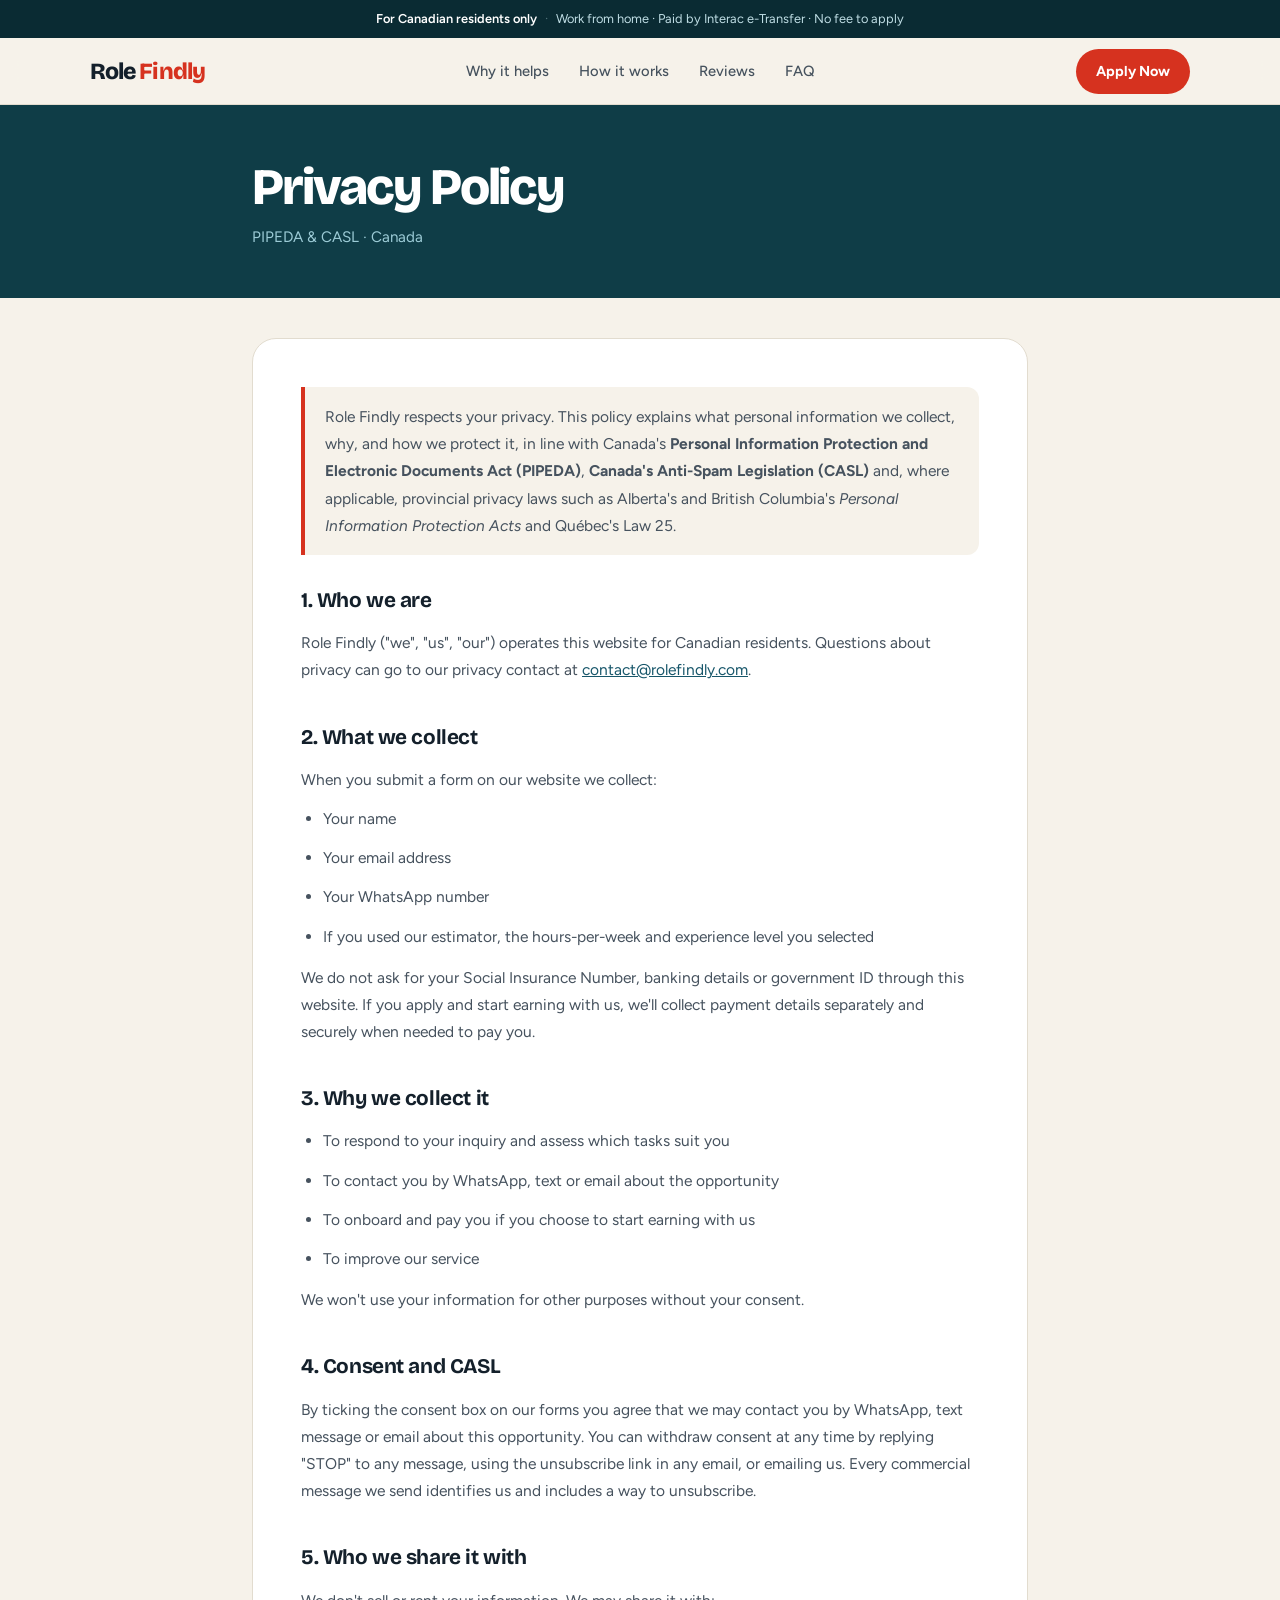
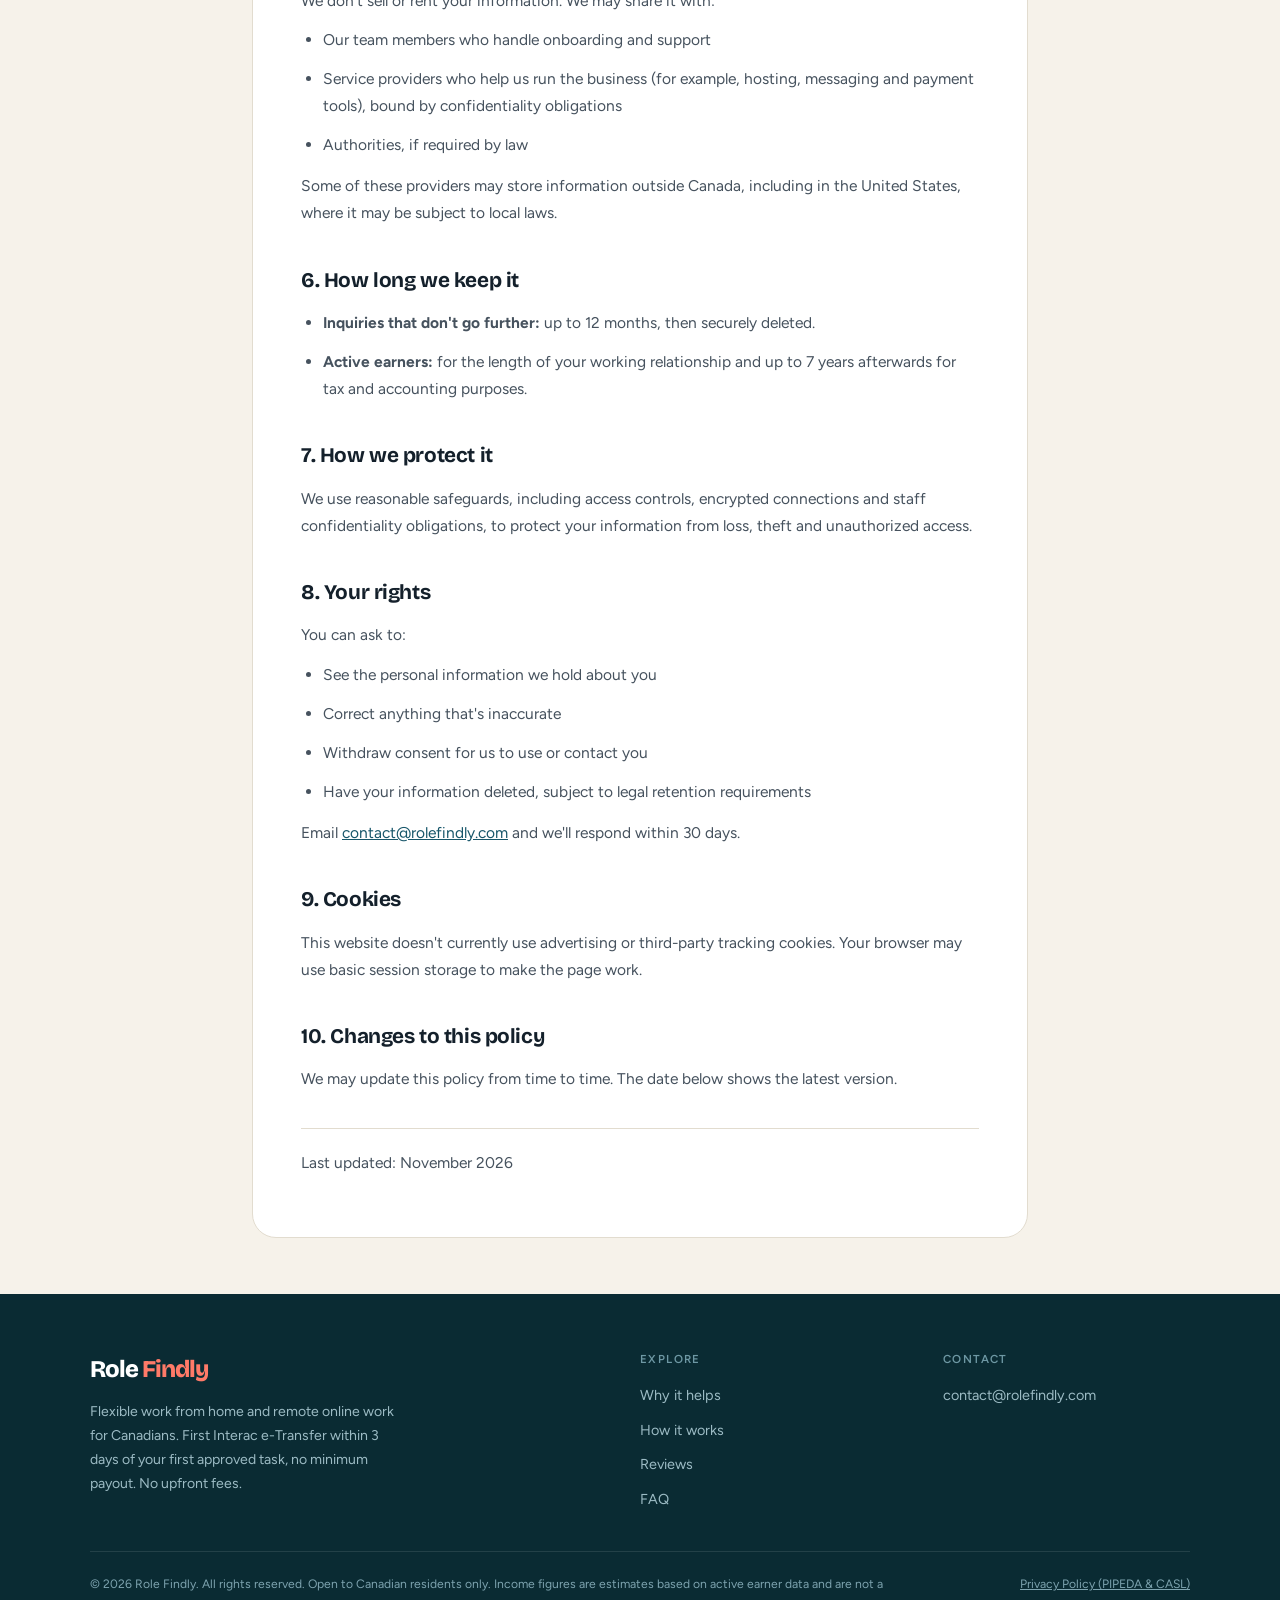
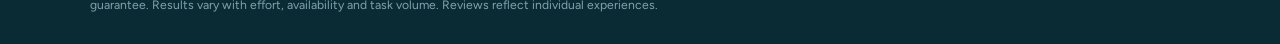
<file: privacy-policy/index.html>
<!DOCTYPE html>
<html lang="en-CA">
<head>
  <meta charset="UTF-8" />
  <meta name="viewport" content="width=device-width, initial-scale=1.0" />
  <title>Privacy Policy (PIPEDA &amp; CASL) | Role Findly</title>
  <link rel="icon" href="../favicon.svg" type="image/svg+xml" />
  <meta name="description" content="How Role Findly collects, uses and protects your personal information under Canada's PIPEDA and CASL." />
  <meta name="robots" content="noindex" />
  <meta name="theme-color" content="#0F3D47" />
  <link rel="preconnect" href="https://fonts.googleapis.com" />
  <link rel="preconnect" href="https://fonts.gstatic.com" crossorigin />
  <link href="https://fonts.googleapis.com/css2?family=Bricolage+Grotesque:opsz,wght@12..96,500;12..96,700;12..96,800&family=Figtree:wght@400;500;600;700&display=swap" rel="stylesheet" />
  <link rel="stylesheet" href="../site.css" />
  <style>
    html { scroll-behavior: smooth; scroll-padding-top: 76px; }
    body { font-family: var(--body); background: var(--paper); color: var(--ink); line-height: 1.75; -webkit-font-smoothing: antialiased; }
    .narrow { width: min(100%, 820px); margin-inline: auto; padding-inline: 22px; }
    .policy-hero { background: var(--lake); color: #fff; padding-block: 56px 48px; }
    .policy-hero h1 { font-family: var(--display); font-weight: 800; font-size: clamp(2rem, 5vw, 3.2rem); letter-spacing: -0.04em; line-height: 1.02; margin-bottom: 10px; color: #fff; }
    .policy-hero p { color: #9CCBD6; font-size: .95rem; }
    .doc { background: var(--snow); border: 1px solid var(--line); border-radius: 24px; padding: 48px; margin-block: 40px 56px; }
    .doc h2 { font-family: var(--display); font-size: 1.3rem; letter-spacing: -0.02em; margin: 36px 0 10px; color: var(--ink); }
    .doc h2:first-of-type { margin-top: 0; }
    .doc p, .doc li { font-size: .97rem; color: var(--ink-2); margin-bottom: 12px; }
    .doc ul { margin: 6px 0 14px 22px; }
    .doc a { color: var(--lake-2); text-decoration: underline; }
    .note { border-left: 4px solid var(--maple); background: var(--paper); border-radius: 0 12px 12px 0; padding: 16px 20px; margin-bottom: 28px; }
    .note p { margin: 0; }
    .updated { margin-top: 36px; padding-top: 20px; border-top: 1px solid var(--line); font-size: .82rem; color: var(--mute); }
    @media (max-width: 520px) { .doc { padding: 30px 20px; } }
  </style>
</head>
<body>

<!-- ═════ HEADER (shared across all pages) ═════ -->
<div class="strip">
  <b>For Canadian residents only</b><span class="sep hide-sm">·</span><span class="hide-sm">Work from home · Paid by Interac e-Transfer · No fee to apply</span>
</div>

<nav class="top">
  <div class="wrap nav-in">
    <a href="../" class="logo" aria-label="Role Findly home">Role <i>Findly</i></a>
    <div class="nav-links">
      <a href="../#why">Why it helps</a>
      <a href="../#how">How it works</a>
      <a href="../#reviews">Reviews</a>
      <a href="../#faq">FAQ</a>
    </div>
    <a href="../#apply" class="btn btn-maple nav-cta">Apply Now</a>
  </div>
</nav>

<section class="policy-hero"><div class="narrow">
  <h1>Privacy Policy</h1>
  <p>PIPEDA &amp; CASL · Canada</p>
</div></section>

<div class="narrow">
  <div class="doc">
    <div class="note"><p>Role Findly respects your privacy. This policy explains what personal information we collect, why, and how we protect it, in line with Canada's <strong>Personal Information Protection and Electronic Documents Act (PIPEDA)</strong>, <strong>Canada's Anti-Spam Legislation (CASL)</strong> and, where applicable, provincial privacy laws such as Alberta's and British Columbia's <em>Personal Information Protection Acts</em> and Québec's Law 25.</p></div>

    <h2>1. Who we are</h2>
    <p>Role Findly ("we", "us", "our") operates this website for Canadian residents. Questions about privacy can go to our privacy contact at <a href="mailto:contact@rolefindly.com">contact@rolefindly.com</a>.</p>

    <h2>2. What we collect</h2>
    <p>When you submit a form on our website we collect:</p>
    <ul>
      <li>Your name</li>
      <li>Your email address</li>
      <li>Your WhatsApp number</li>
      <li>If you used our estimator, the hours-per-week and experience level you selected</li>
    </ul>
    <p>We do not ask for your Social Insurance Number, banking details or government ID through this website. If you apply and start earning with us, we'll collect payment details separately and securely when needed to pay you.</p>

    <h2>3. Why we collect it</h2>
    <ul>
      <li>To respond to your inquiry and assess which tasks suit you</li>
      <li>To contact you by WhatsApp, text or email about the opportunity</li>
      <li>To onboard and pay you if you choose to start earning with us</li>
      <li>To improve our service</li>
    </ul>
    <p>We won't use your information for other purposes without your consent.</p>

    <h2>4. Consent and CASL</h2>
    <p>By ticking the consent box on our forms you agree that we may contact you by WhatsApp, text message or email about this opportunity. You can withdraw consent at any time by replying "STOP" to any message, using the unsubscribe link in any email, or emailing us. Every commercial message we send identifies us and includes a way to unsubscribe.</p>

    <h2>5. Who we share it with</h2>
    <p>We don't sell or rent your information. We may share it with:</p>
    <ul>
      <li>Our team members who handle onboarding and support</li>
      <li>Service providers who help us run the business (for example, hosting, messaging and payment tools), bound by confidentiality obligations</li>
      <li>Authorities, if required by law</li>
    </ul>
    <p>Some of these providers may store information outside Canada, including in the United States, where it may be subject to local laws.</p>

    <h2>6. How long we keep it</h2>
    <ul>
      <li><strong>Inquiries that don't go further:</strong> up to 12 months, then securely deleted.</li>
      <li><strong>Active earners:</strong> for the length of your working relationship and up to 7 years afterwards for tax and accounting purposes.</li>
    </ul>

    <h2>7. How we protect it</h2>
    <p>We use reasonable safeguards, including access controls, encrypted connections and staff confidentiality obligations, to protect your information from loss, theft and unauthorized access.</p>

    <h2>8. Your rights</h2>
    <p>You can ask to:</p>
    <ul>
      <li>See the personal information we hold about you</li>
      <li>Correct anything that's inaccurate</li>
      <li>Withdraw consent for us to use or contact you</li>
      <li>Have your information deleted, subject to legal retention requirements</li>
    </ul>
    <p>Email <a href="mailto:contact@rolefindly.com">contact@rolefindly.com</a> and we'll respond within 30 days.</p>

    <h2>9. Cookies</h2>
    <p>This website doesn't currently use advertising or third-party tracking cookies. Your browser may use basic session storage to make the page work.</p>

    <h2>10. Changes to this policy</h2>
    <p>We may update this policy from time to time. The date below shows the latest version.</p>
    <p class="updated">Last updated: November 2026</p>
  </div>
</div>

<!-- ═════ FOOTER (shared across all pages) ═════ -->
<footer>
  <div class="wrap">
    <div class="ft">
      <div>
        <a class="logo" href="../">Role <i>Findly</i></a>
        <p>Flexible work from home and remote online work for Canadians. First Interac e-Transfer within 3 days of your first approved task, no minimum payout. No upfront fees.</p>
      </div>
      <div>
        <h5>Explore</h5>
        <ul>
          <li><a href="../#why">Why it helps</a></li>
          <li><a href="../#how">How it works</a></li>
          <li><a href="../#reviews">Reviews</a></li>
          <li><a href="../#faq">FAQ</a></li>
        </ul>
      </div>
      <div>
        <h5>Contact</h5>
        <ul>
          <li><a href="mailto:contact@rolefindly.com">contact@rolefindly.com</a></li>
        </ul>
      </div>
    </div>
    <div class="ft-bot">
      <p>© 2026 Role Findly. All rights reserved. Open to Canadian residents only. Income figures are estimates based on active earner data and are not a guarantee. Results vary with effort, availability and task volume. Reviews reflect individual experiences.</p>
      <a href="./">Privacy Policy (PIPEDA &amp; CASL)</a>
    </div>
  </div>
</footer>

</body>
</html>
</file>
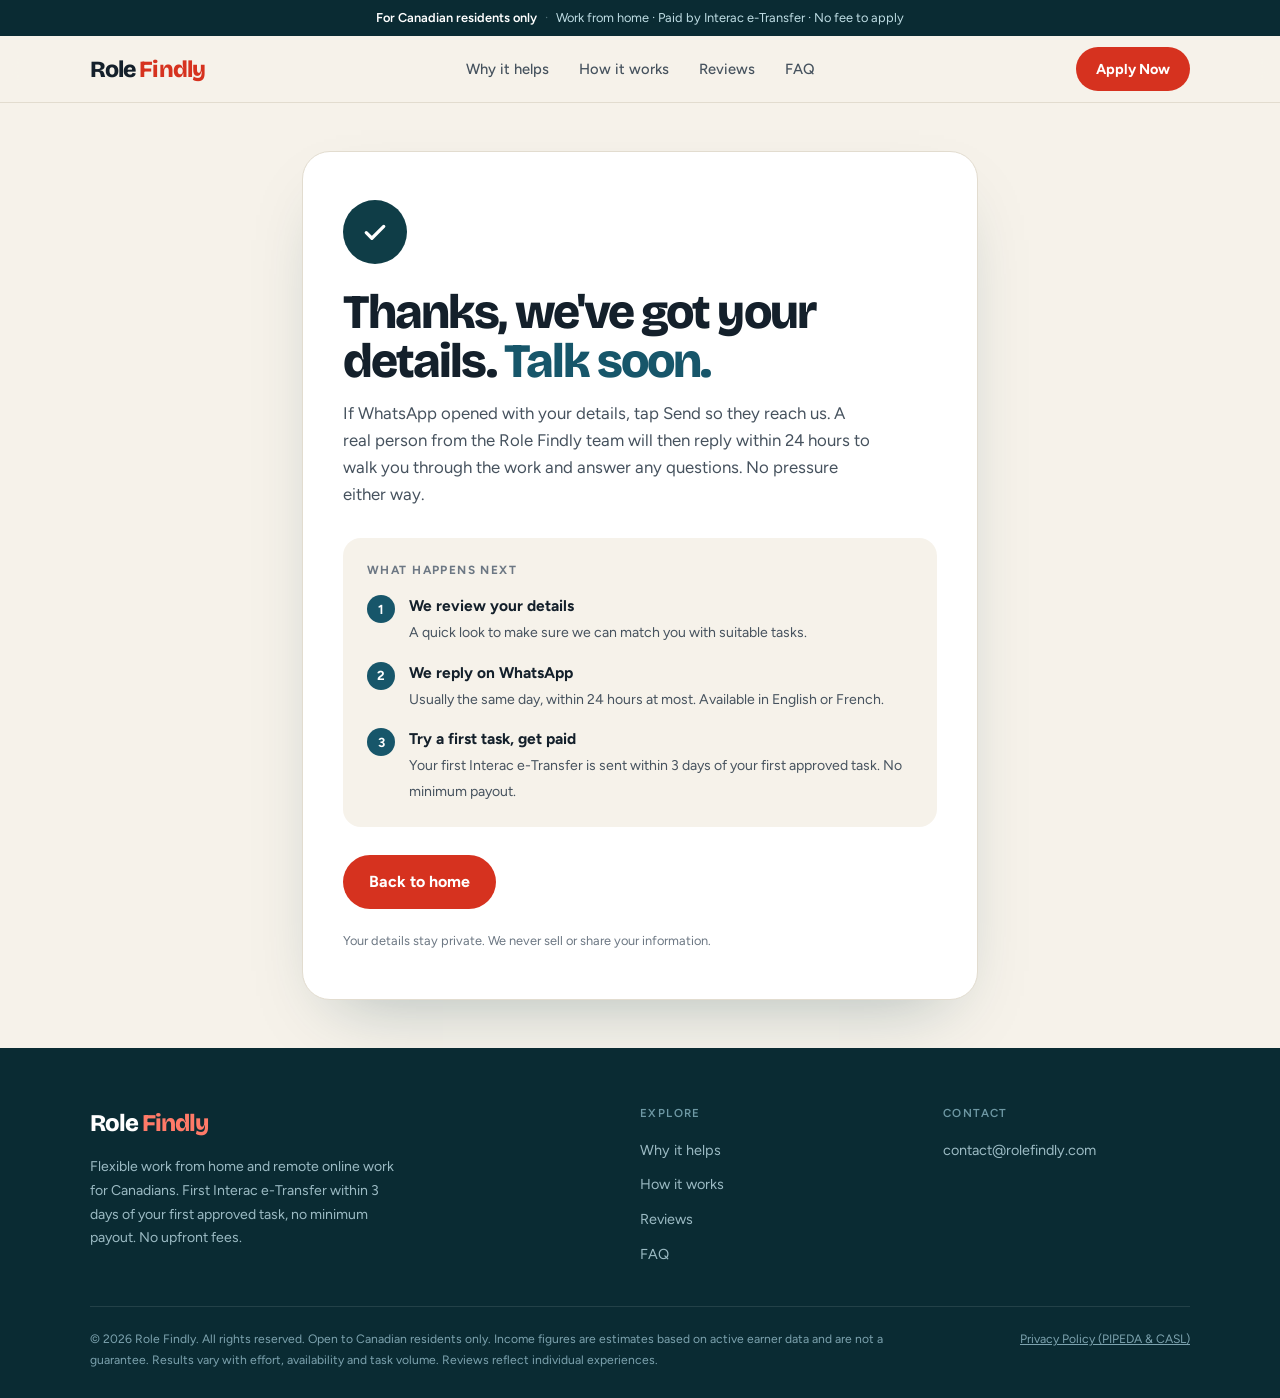
<file: thank-you/index.html>
<!DOCTYPE html>
<html lang="en-CA">
<head>
  <meta charset="UTF-8" />
  <meta name="viewport" content="width=device-width, initial-scale=1.0" />
  <title>Thanks, we've got your details | Role Findly</title>
  <link rel="icon" href="../favicon.svg" type="image/svg+xml" />
  <meta name="robots" content="noindex" />
  <meta name="theme-color" content="#0F3D47" />
  <link rel="preconnect" href="https://fonts.googleapis.com" />
  <link rel="preconnect" href="https://fonts.gstatic.com" crossorigin />
  <link href="https://fonts.googleapis.com/css2?family=Bricolage+Grotesque:opsz,wght@12..96,500;12..96,700;12..96,800&family=Figtree:wght@400;500;600;700&display=swap" rel="stylesheet" />
  <link rel="stylesheet" href="../site.css" />
  <style>
    html { scroll-behavior: smooth; scroll-padding-top: 76px; }
    body { font-family: var(--body); background: var(--paper); color: var(--ink); line-height: 1.6; min-height: 100vh; display: flex; flex-direction: column; -webkit-font-smoothing: antialiased; }
    .narrow { width: min(100%, 720px); margin-inline: auto; padding-inline: 22px; }
    main { flex: 1; display: grid; align-items: center; padding-block: 48px; }
    .card { background: var(--snow); border: 1px solid var(--line); border-radius: 28px; padding: 48px 40px; box-shadow: 0 30px 70px -34px rgba(15,61,71,.35); }
    .tick { width: 64px; height: 64px; border-radius: 50%; background: var(--lake); color: #fff; display: grid; place-items: center; margin-bottom: 24px; }
    .tick svg { width: 30px; height: 30px; }
    h1 { font-family: var(--display); font-weight: 800; font-size: clamp(2rem, 6vw, 3rem); letter-spacing: -0.04em; line-height: 1.02; margin-bottom: 14px; color: var(--ink); }
    h1 em { font-style: normal; color: var(--lake-2); }
    .sub { color: var(--ink-2); font-size: 1.05rem; max-width: 48ch; margin-bottom: 30px; }
    .next { background: var(--paper); border-radius: 18px; padding: 24px; margin-bottom: 28px; }
    .next h2 { font-family: var(--body); font-size: .74rem; letter-spacing: .12em; text-transform: uppercase; color: var(--mute); margin-bottom: 16px; line-height: 1.4; }
    .step { display: flex; gap: 14px; margin-bottom: 16px; }
    .step:last-child { margin-bottom: 0; }
    .dot { width: 28px; height: 28px; border-radius: 50%; background: var(--lake-2); color: #fff; font-size: .82rem; font-weight: 700; display: grid; place-items: center; flex-shrink: 0; margin-top: 1px; }
    .step strong { display: block; font-size: .97rem; }
    .step span { font-size: .88rem; color: var(--ink-2); }
    .btns { display: flex; flex-wrap: wrap; gap: 12px; }
    .note { margin-top: 22px; font-size: .8rem; color: var(--mute); }
    @media (max-width: 520px) { .card { padding: 32px 22px; } .btns .btn { width: 100%; } }
  </style>
</head>
<body>

<!-- ═════ HEADER (shared across all pages) ═════ -->
<div class="strip">
  <b>For Canadian residents only</b><span class="sep hide-sm">·</span><span class="hide-sm">Work from home · Paid by Interac e-Transfer · No fee to apply</span>
</div>

<nav class="top">
  <div class="wrap nav-in">
    <a href="../" class="logo" aria-label="Role Findly home">Role <i>Findly</i></a>
    <div class="nav-links">
      <a href="../#why">Why it helps</a>
      <a href="../#how">How it works</a>
      <a href="../#reviews">Reviews</a>
      <a href="../#faq">FAQ</a>
    </div>
    <a href="../#apply" class="btn btn-maple nav-cta">Apply Now</a>
  </div>
</nav>

<main>
  <div class="narrow">
    <div class="card">
      <div class="tick"><svg viewBox="0 0 24 24" fill="none" stroke="currentColor" stroke-width="2.6" stroke-linecap="round" stroke-linejoin="round" aria-hidden="true"><path d="M5 12.5l4.5 4.5L19 7.5"/></svg></div>
      <h1>Thanks, we've got your details. <em>Talk soon.</em></h1>
      <p class="sub">If WhatsApp opened with your details, tap Send so they reach us. A real person from the Role Findly team will then reply within 24 hours to walk you through the work and answer any questions. No pressure either way.</p>

      <div class="next">
        <h2>What happens next</h2>
        <div class="step"><div class="dot">1</div><div><strong>We review your details</strong><span>A quick look to make sure we can match you with suitable tasks.</span></div></div>
        <div class="step"><div class="dot">2</div><div><strong>We reply on WhatsApp</strong><span>Usually the same day, within 24 hours at most. Available in English or French.</span></div></div>
        <div class="step"><div class="dot">3</div><div><strong>Try a first task, get paid</strong><span>Your first Interac e-Transfer is sent within 3 days of your first approved task. No minimum payout.</span></div></div>
      </div>

      <div class="btns">
        <a class="btn btn-maple" href="../">Back to home</a>
      </div>
      <p class="note">Your details stay private. We never sell or share your information.</p>
    </div>
  </div>
</main>

<!-- ═════ FOOTER (shared across all pages) ═════ -->
<footer>
  <div class="wrap">
    <div class="ft">
      <div>
        <a class="logo" href="../">Role <i>Findly</i></a>
        <p>Flexible work from home and remote online work for Canadians. First Interac e-Transfer within 3 days of your first approved task, no minimum payout. No upfront fees.</p>
      </div>
      <div>
        <h5>Explore</h5>
        <ul>
          <li><a href="../#why">Why it helps</a></li>
          <li><a href="../#how">How it works</a></li>
          <li><a href="../#reviews">Reviews</a></li>
          <li><a href="../#faq">FAQ</a></li>
        </ul>
      </div>
      <div>
        <h5>Contact</h5>
        <ul>
          <li><a href="mailto:contact@rolefindly.com">contact@rolefindly.com</a></li>
        </ul>
      </div>
    </div>
    <div class="ft-bot">
      <p>© 2026 Role Findly. All rights reserved. Open to Canadian residents only. Income figures are estimates based on active earner data and are not a guarantee. Results vary with effort, availability and task volume. Reviews reflect individual experiences.</p>
      <a href="../privacy/">Privacy Policy (PIPEDA &amp; CASL)</a>
    </div>
  </div>
</footer>

</body>
</html>
</file>
<file: site.css>
/* ==========================================================
   Role Findly – shared styles (tokens, base, buttons, header, footer)
   Linked from the home page, thank-you and privacy so the
   header and footer look identical on every page.
   ========================================================== */

*, *::before, *::after { box-sizing: border-box; margin: 0; padding: 0; }

:root {
  --paper:   #F6F2EA;
  --paper-2: #EFE9DD;
  --snow:    #FFFFFF;
  --ink:     #14202B;
  --ink-2:   #46525E;
  --mute:    #6C7783;
  --line:    #E2DCCF;
  --lake:    #0F3D47;
  --lake-2:  #17566A;
  --lake-3:  #0A2B33;
  --sky:     #DCEBEF;
  --maple:   #D6321F;
  --maple-d: #B22616;
  --maple-lt:#FCE9E6;
  --star:    #FBBC04;
  --display: 'Bricolage Grotesque', 'Segoe UI', system-ui, sans-serif;
  --body:    'Figtree', 'Segoe UI', system-ui, sans-serif;
  --r-lg: 24px; --r-md: 16px; --r-sm: 10px;
  --ease: cubic-bezier(0.16, 1, 0.3, 1);
}

a { color: inherit; text-decoration: none; }
:focus-visible { outline: 3px solid var(--maple); outline-offset: 3px; border-radius: 6px; }

.wrap { width: 100%; max-width: 1180px; margin-inline: auto; padding-inline: 20px; }
@media (min-width: 700px)  { .wrap { padding-inline: 32px; } }
@media (min-width: 1100px) { .wrap { padding-inline: 40px; } }

/* Buttons */
.btn {
  display: inline-flex; align-items: center; justify-content: center; gap: 8px;
  min-height: 52px; padding: 14px 26px; border-radius: 999px; border: 0; cursor: pointer;
  font-weight: 700; font-size: 1rem; transition: transform .2s var(--ease), background .2s, box-shadow .2s;
}
.btn-maple { background: var(--maple); color: #fff; }
.btn-maple:hover { background: var(--maple-d); transform: translateY(-2px); box-shadow: 0 10px 24px rgba(214,50,31,.28); }
.btn-line { background: transparent; border: 1.5px solid var(--ink); color: var(--ink); }
.btn-line:hover { background: var(--ink); color: #fff; }
.btn-block { width: 100%; }

/* Header: top strip + nav */
.strip { background: var(--lake-3); color: #BFDDE4; font-size: 0.8rem; text-align: center; padding: 8px 16px; }
.strip b { color: #fff; font-weight: 600; }
.strip .sep { opacity: .4; margin-inline: 8px; }
@media (max-width: 640px) { .strip .hide-sm { display: none; } }
nav.top {
  position: sticky; top: 0; z-index: 200; background: rgba(246,242,234,.92);
  backdrop-filter: blur(14px); border-bottom: 1px solid var(--line);
}
.nav-in { display: flex; align-items: center; justify-content: space-between; height: 66px; }
.logo { font-family: var(--display); font-weight: 800; font-size: 1.45rem; letter-spacing: -0.04em; }
.logo i { font-style: normal; color: var(--maple); }
.nav-links { display: none; gap: 30px; }
@media (min-width: 900px) { .nav-links { display: flex; } }
.nav-links a { font-size: 0.92rem; font-weight: 500; color: var(--ink-2); }
.nav-links a:hover { color: var(--ink); }
.nav-cta { min-height: 44px; padding: 10px 20px; font-size: 0.9rem; display: none; }
@media (min-width: 560px) { .nav-cta { display: inline-flex; } }

/* Footer */
footer { background: var(--lake-3); color: #9CBBC4; padding-block: 56px 28px; font-family: var(--body); line-height: 1.6; }
.ft { display: grid; gap: 32px; margin-bottom: 40px; }
@media (min-width: 700px) { .ft { grid-template-columns: 2fr 1fr 1fr; gap: 56px; } }
footer .logo { color: #fff; font-size: 1.5rem; display: block; margin-bottom: 12px; }
footer .logo i { color: #FF7A68; }
footer p { font-size: 0.88rem; line-height: 1.7; max-width: 34ch; }
footer h5 { font-size: 0.72rem; letter-spacing: .12em; text-transform: uppercase; color: #6E98A4; margin-bottom: 14px; font-weight: 600; }
footer ul { list-style: none; display: grid; gap: 9px; }
footer li a { font-size: 0.9rem; }
footer li a:hover { color: #fff; }
.ft-bot { border-top: 1px solid rgba(255,255,255,.1); padding-top: 22px; display: grid; gap: 10px; font-size: 0.76rem; line-height: 1.65; color: #7DA3AF; }
.ft-bot p { font-size: 0.76rem; max-width: 105ch; }
@media (min-width: 800px) { .ft-bot { grid-template-columns: 1fr auto; gap: 40px; align-items: start; } }
.ft-bot a { text-decoration: underline; white-space: nowrap; }
</file>
